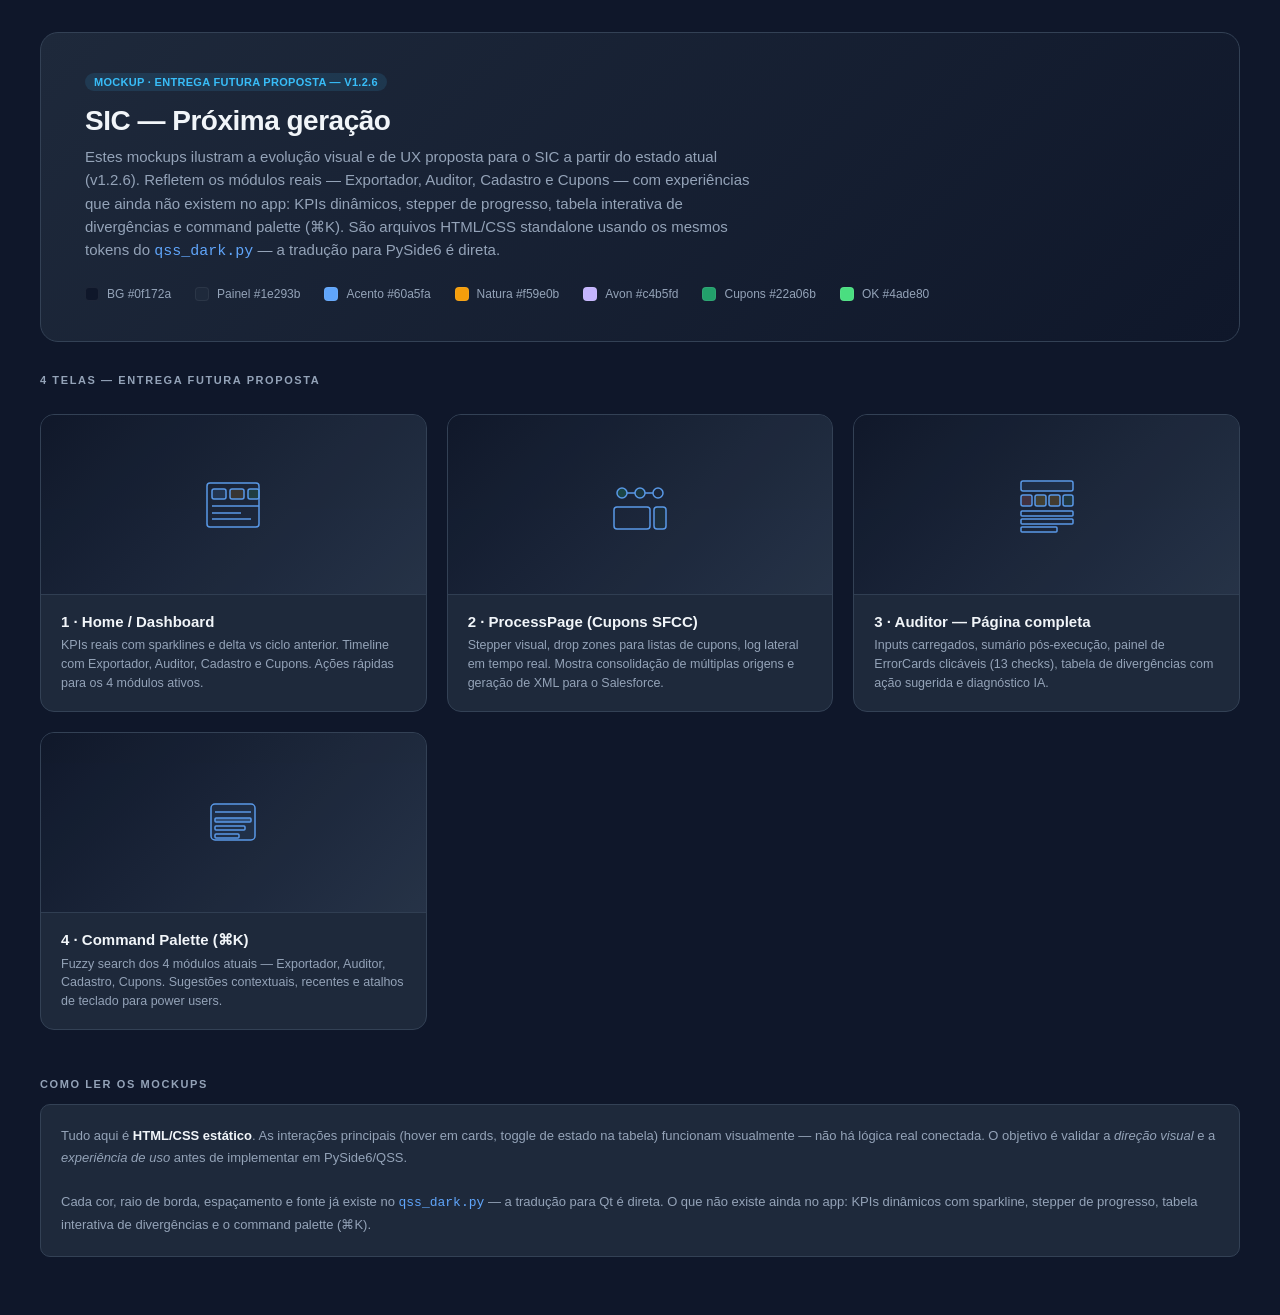
<file: mockups/index.html>
<!doctype html>
<html lang="pt-br">
<head>
  <meta charset="utf-8">
  <title>SIC — Mockups do Redesign</title>
  <link rel="stylesheet" href="_shared.css">
  <style>
    .grid {
      display: grid;
      grid-template-columns: repeat(auto-fit, minmax(320px, 1fr));
      gap: 20px;
      margin-top: 28px;
    }
    .mock-card {
      display: block;
      background: var(--panel);
      border: 1px solid var(--border);
      border-radius: var(--r-lg);
      overflow: hidden;
      text-decoration: none;
      color: inherit;
      transition: all .2s;
    }
    .mock-card:hover {
      border-color: var(--accent);
      transform: translateY(-2px);
      text-decoration: none;
      box-shadow: var(--shadow-md);
    }
    .mock-thumb {
      height: 180px;
      background: linear-gradient(135deg, var(--bg), var(--panel-2));
      border-bottom: 1px solid var(--border);
      position: relative;
      display: flex;
      align-items: center;
      justify-content: center;
      font-size: 48px;
      color: var(--accent);
      opacity: .9;
    }
    .mock-thumb svg { width: 64px; height: 64px; }
    .mock-card .body { padding: 18px 20px; }
    .mock-card h3 {
      margin: 0 0 6px;
      font-size: 15px;
      font-weight: 600;
    }
    .mock-card p {
      margin: 0;
      color: var(--text-mut);
      font-size: 12.5px;
      line-height: 1.5;
    }
    .hero {
      background: linear-gradient(135deg, var(--panel) 0%, var(--bg) 100%);
      border: 1px solid var(--border);
      border-radius: var(--r-xl);
      padding: 40px 44px;
      margin-bottom: 12px;
    }
    .hero h1 {
      margin: 0 0 8px;
      font-size: 28px;
      font-weight: 800;
      letter-spacing: -.5px;
    }
    .hero p {
      margin: 0;
      font-size: 15px;
      color: var(--text-mut);
      max-width: 680px;
      line-height: 1.55;
    }
    .legend {
      display: flex;
      gap: 24px;
      flex-wrap: wrap;
      margin-top: 24px;
    }
    .legend-item { display: flex; align-items: center; gap: 8px; font-size: 12px; color: var(--text-mut); }
    .swatch { width: 14px; height: 14px; border-radius: 4px; border: 1px solid rgba(255,255,255,.06); }
  </style>
</head>
<body>

<div class="page">
  <div class="hero">
    <span class="pill info">Mockup · Entrega futura proposta — v1.2.6</span>
    <h1 style="margin-top:14px">SIC — Próxima geração</h1>
    <p>Estes mockups ilustram a evolução visual e de UX proposta para o SIC a partir do estado atual (v1.2.6). Refletem os módulos reais — Exportador, Auditor, Cadastro e Cupons — com experiências que ainda não existem no app: KPIs dinâmicos, stepper de progresso, tabela interativa de divergências e command palette (⌘K). São arquivos HTML/CSS standalone usando os mesmos tokens do <code style="color:var(--accent)">qss_dark.py</code> — a tradução para PySide6 é direta.</p>

    <div class="legend">
      <div class="legend-item"><div class="swatch" style="background:#0f172a"></div>BG #0f172a</div>
      <div class="legend-item"><div class="swatch" style="background:#1e293b"></div>Painel #1e293b</div>
      <div class="legend-item"><div class="swatch" style="background:#60a5fa"></div>Acento #60a5fa</div>
      <div class="legend-item"><div class="swatch" style="background:#f59e0b"></div>Natura #f59e0b</div>
      <div class="legend-item"><div class="swatch" style="background:#c4b5fd"></div>Avon #c4b5fd</div>
      <div class="legend-item"><div class="swatch" style="background:#22a06b"></div>Cupons #22a06b</div>
      <div class="legend-item"><div class="swatch" style="background:#4ade80"></div>OK #4ade80</div>
    </div>
  </div>

  <div class="section-title"><h3>4 telas — entrega futura proposta</h3></div>

  <div class="grid">

    <a class="mock-card" href="01_home_redesign.html">
      <div class="mock-thumb">
        <svg viewBox="0 0 64 64" fill="none" stroke="currentColor" stroke-width="1.5">
          <rect x="6" y="10" width="52" height="44" rx="3"/>
          <rect x="11" y="16" width="14" height="10" rx="2" fill="rgba(96,165,250,.15)"/>
          <rect x="29" y="16" width="14" height="10" rx="2" fill="rgba(245,158,11,.15)"/>
          <rect x="47" y="16" width="11" height="10" rx="2" fill="rgba(74,222,128,.15)"/>
          <line x1="11" y1="33" x2="58" y2="33"/>
          <line x1="11" y1="40" x2="40" y2="40"/>
          <line x1="11" y1="46" x2="50" y2="46"/>
        </svg>
      </div>
      <div class="body">
        <h3>1 · Home / Dashboard</h3>
        <p>KPIs reais com sparklines e delta vs ciclo anterior. Timeline com Exportador, Auditor, Cadastro e Cupons. Ações rápidas para os 4 módulos ativos.</p>
      </div>
    </a>

    <a class="mock-card" href="02_process_page.html">
      <div class="mock-thumb">
        <svg viewBox="0 0 64 64" fill="none" stroke="currentColor" stroke-width="1.5">
          <circle cx="14" cy="20" r="5" fill="rgba(34,160,107,.3)"/>
          <circle cx="32" cy="20" r="5" fill="rgba(34,160,107,.15)"/>
          <circle cx="50" cy="20" r="5"/>
          <line x1="19" y1="20" x2="27" y2="20"/>
          <line x1="37" y1="20" x2="45" y2="20"/>
          <rect x="6" y="34" width="36" height="22" rx="3"/>
          <rect x="46" y="34" width="12" height="22" rx="3" fill="rgba(34,160,107,.08)"/>
        </svg>
      </div>
      <div class="body">
        <h3>2 · ProcessPage (Cupons SFCC)</h3>
        <p>Stepper visual, drop zones para listas de cupons, log lateral em tempo real. Mostra consolidação de múltiplas origens e geração de XML para o Salesforce.</p>
      </div>
    </a>

    <a class="mock-card" href="03_auditor_full.html">
      <div class="mock-thumb">
        <svg viewBox="0 0 64 64" fill="none" stroke="currentColor" stroke-width="1.5">
          <rect x="6" y="8"  width="52" height="10" rx="2" fill="rgba(96,165,250,.08)"/>
          <rect x="6" y="22" width="11" height="11" rx="2" fill="rgba(248,113,113,.2)"/>
          <rect x="20" y="22" width="11" height="11" rx="2" fill="rgba(251,191,36,.2)"/>
          <rect x="34" y="22" width="11" height="11" rx="2" fill="rgba(245,158,11,.2)"/>
          <rect x="48" y="22" width="10" height="11" rx="2" fill="rgba(74,222,128,.1)"/>
          <rect x="6" y="38" width="52" height="5" rx="1"/>
          <rect x="6" y="46" width="52" height="5" rx="1"/>
          <rect x="6" y="54" width="36" height="5" rx="1"/>
        </svg>
      </div>
      <div class="body">
        <h3>3 · Auditor — Página completa</h3>
        <p>Inputs carregados, sumário pós-execução, painel de ErrorCards clicáveis (13 checks), tabela de divergências com ação sugerida e diagnóstico IA.</p>
      </div>
    </a>

    <a class="mock-card" href="04_command_palette.html">
      <div class="mock-thumb">
        <svg viewBox="0 0 64 64" fill="none" stroke="currentColor" stroke-width="1.5">
          <rect x="10" y="14" width="44" height="36" rx="4" fill="rgba(96,165,250,.08)"/>
          <line x1="14" y1="22" x2="50" y2="22"/>
          <rect x="14" y="28" width="36" height="4" rx="1" fill="rgba(96,165,250,.3)"/>
          <rect x="14" y="36" width="30" height="4" rx="1"/>
          <rect x="14" y="44" width="24" height="4" rx="1"/>
        </svg>
      </div>
      <div class="body">
        <h3>4 · Command Palette (⌘K)</h3>
        <p>Fuzzy search dos 4 módulos atuais — Exportador, Auditor, Cadastro, Cupons. Sugestões contextuais, recentes e atalhos de teclado para power users.</p>
      </div>
    </a>

  </div>

  <div class="section-title" style="margin-top:48px"><h3>Como ler os mockups</h3></div>
  <div class="card flat">
    <p style="margin:0;line-height:1.7;color:var(--text-mut)">
      Tudo aqui é <strong style="color:var(--text)">HTML/CSS estático</strong>. As interações principais (hover em cards, toggle de estado na tabela) funcionam visualmente — não há lógica real conectada. O objetivo é validar a <em>direção visual</em> e a <em>experiência de uso</em> antes de implementar em PySide6/QSS.
      <br><br>
      Cada cor, raio de borda, espaçamento e fonte já existe no <code style="color:var(--accent)">qss_dark.py</code> — a tradução para Qt é direta. O que não existe ainda no app: KPIs dinâmicos com sparkline, stepper de progresso, tabela interativa de divergências e o command palette (⌘K).
    </p>
  </div>
</div>

</body>
</html>
</file>
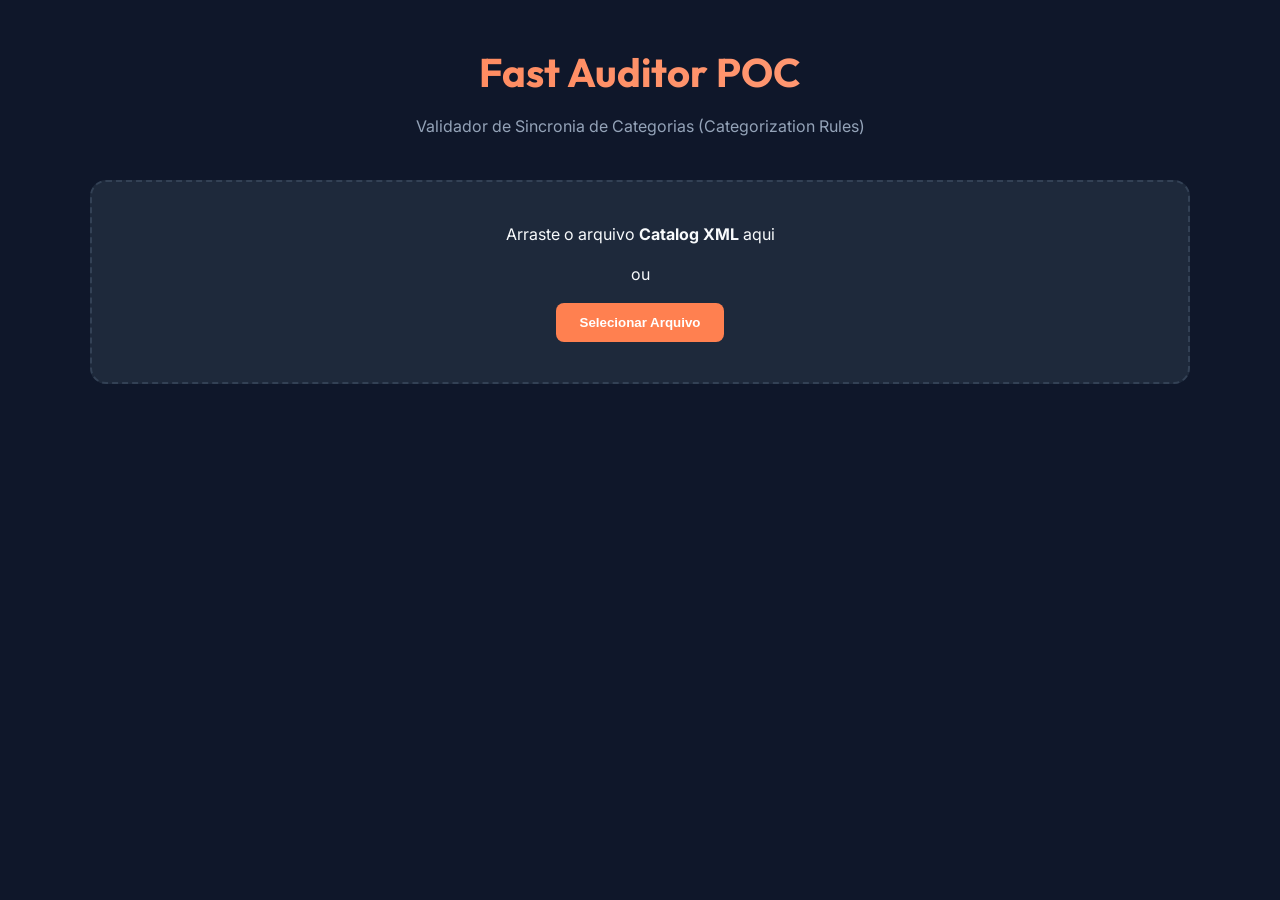
<file: auditor_fast_check.html>
<!DOCTYPE html>
<html lang="pt-br">
<head>
    <meta charset="UTF-8">
    <meta name="viewport" content="width=device-width, initial-scale=1.0">
    <title>SIC | Auditor de Sincronia de Categorias</title>
    <link href="https://fonts.googleapis.com/css2?family=Inter:wght@300;400;600;700&family=Outfit:wght@400;700&display=swap" rel="stylesheet">
    <style>
        :root {
            --primary: #FF8050;
            --primary-dark: #E66A3D;
            --bg: #0F172A;
            --card-bg: #1E293B;
            --text: #F8FAFC;
            --text-muted: #94A3B8;
            --success: #10B981;
            --danger: #EF4444;
            --border: #334155;
        }

        * { box-sizing: border-box; margin: 0; padding: 0; }
        body {
            font-family: 'Inter', sans-serif;
            background-color: var(--bg);
            color: var(--text);
            line-height: 1.6;
            padding: 40px 20px;
        }

        .container { max-width: 1100px; margin: 0 auto; }
        header { text-align: center; margin-bottom: 40px; }
        h1 {
            font-family: 'Outfit', sans-serif;
            font-size: 2.5rem;
            margin-bottom: 10px;
            background: linear-gradient(90deg, var(--primary), #FFA382);
            -webkit-background-clip: text;
            -webkit-text-fill-color: transparent;
        }

        .upload-card {
            background-color: var(--card-bg);
            border: 2px dashed var(--border);
            border-radius: 16px;
            padding: 40px;
            text-align: center;
            transition: all 0.3s ease;
            cursor: pointer;
            margin-bottom: 30px;
        }

        .upload-card:hover { border-color: var(--primary); background-color: rgba(255, 128, 80, 0.05); }
        .upload-card.dragover { border-color: var(--primary); background-color: rgba(255, 128, 80, 0.1); transform: scale(1.01); }

        .btn-primary {
            background-color: var(--primary);
            color: white;
            border: none;
            padding: 12px 24px;
            border-radius: 8px;
            font-weight: 600;
            cursor: pointer;
            transition: background 0.2s;
        }

        .results-section { display: none; }
        .stats-grid { display: flex; gap: 20px; margin-bottom: 20px; }
        .stat-card {
            background-color: var(--card-bg);
            padding: 15px 25px;
            border-radius: 12px;
            border: 1px solid var(--border);
            flex-grow: 1;
        }
        .stat-value { font-size: 24px; font-weight: 700; display: block; }
        .stat-label { font-size: 11px; text-transform: uppercase; color: var(--text-muted); }

        table {
            width: 100%;
            border-collapse: collapse;
            background-color: var(--card-bg);
            border-radius: 12px;
            overflow: hidden;
            border: 1px solid var(--border);
        }
        th { background-color: rgba(255, 255, 255, 0.05); text-align: left; padding: 15px; font-size: 12px; color: var(--text-muted); }
        td { padding: 15px; border-bottom: 1px solid var(--border); font-size: 13px; vertical-align: top; }
        
        .status-pill { padding: 4px 10px; border-radius: 20px; font-size: 11px; font-weight: 700; }
        .status-ok { background-color: rgba(16, 185, 129, 0.15); color: var(--success); }
        .status-error { background-color: rgba(239, 68, 68, 0.15); color: var(--danger); }

        .diff-list { font-family: monospace; font-size: 11px; margin-top: 10px; color: var(--text-muted); }
        .sku-tag { color: var(--danger); display: inline-block; margin-right: 5px; }

        #debugLog { font-family: monospace; font-size: 10px; color: #64748b; margin-top: 20px; padding: 10px; background: #000; border-radius: 8px; max-height: 150px; overflow-y: auto; }
        
        .loader {
            display: none; width: 40px; height: 40px; border: 4px solid rgba(255,255,255,0.1);
            border-top: 4px solid var(--primary); border-radius: 50%; animation: spin 1s linear infinite; margin: 20px auto;
        }
        @keyframes spin { 0% { transform: rotate(0deg); } 100% { transform: rotate(360deg); } }
    </style>
</head>
<body>

<div class="container">
    <header>
        <h1>Fast Auditor POC</h1>
        <p style="color:var(--text-muted)">Validador de Sincronia de Categorias (Categorization Rules)</p>
    </header>

    <div class="upload-card" id="dropZone">
        <p>Arraste o arquivo <strong>Catalog XML</strong> aqui</p>
        <div style="margin: 15px 0;">ou</div>
        <input type="file" id="fileInput" accept=".xml" style="display:none">
        <button class="btn-primary" onclick="document.getElementById('fileInput').click()">Selecionar Arquivo</button>
    </div>

    <div class="loader" id="loader"></div>

    <div class="results-section" id="resultsSection">
        <div style="display: flex; justify-content: space-between; align-items: center; margin-bottom: 20px;">
            <div class="stats-grid">
                <div class="stat-card">
                    <span class="stat-value" id="totalCats">0</span>
                    <span class="stat-label">Categorias com Regras</span>
                </div>
                <div class="stat-card">
                    <span class="stat-value" id="totalErrors" style="color: var(--danger);">0</span>
                    <span class="stat-label">Divergências</span>
                </div>
            </div>
            <button class="btn-primary" id="exportBtn" style="background-color: var(--success);">📥 Baixar Excel (CSV)</button>
        </div>

        <table>
            <thead>
                <tr>
                    <th width="30%">Categoria Filha</th>
                    <th width="30%">Origem (Mães)</th>
                    <th width="15%">Status</th>
                    <th width="25%">Divergência de SKUs</th>
                </tr>
            </thead>
            <tbody id="resultsTable"></tbody>
        </table>

        <div id="debugLog"></div>
    </div>
</div>

<script>
    const dropZone = document.getElementById('dropZone');
    const fileInput = document.getElementById('fileInput');
    const loader = document.getElementById('loader');
    const resultsSection = document.getElementById('resultsSection');
    const exportBtn = document.getElementById('exportBtn');
    
    let lastResults = [];

    // Drag & Drop
    dropZone.addEventListener('dragover', (e) => { e.preventDefault(); dropZone.classList.add('dragover'); });
    dropZone.addEventListener('dragleave', () => dropZone.classList.remove('dragover'));
    dropZone.addEventListener('drop', (e) => {
        e.preventDefault();
        dropZone.classList.remove('dragover');
        handleFile(e.dataTransfer.files[0]);
    });
    fileInput.addEventListener('change', (e) => handleFile(e.target.files[0]));
    exportBtn.addEventListener('click', exportToCSV);

    function handleFile(file) {
        if (!file) return;
        loader.style.display = 'block';
        resultsSection.style.display = 'none';
        document.getElementById('debugLog').innerHTML = '';
        
        const reader = new FileReader();
        reader.onload = (e) => parseXML(e.target.result);
        reader.readAsText(file);
    }

    function log(msg) {
        document.getElementById('debugLog').innerHTML += `> ${msg}<br>`;
    }

    function parseXML(xmlString) {
        log("Iniciando processamento...");
        const parser = new DOMParser();
        const xmlDoc = parser.parseFromString(xmlString, "text/xml");
        
        // 1. Mapear Associações Diretas (Assignments)
        const catMap = new Map();
        const assignments = Array.from(xmlDoc.querySelectorAll('*')).filter(el => el.localName === 'category-assignment');
        log(`Encontrados ${assignments.length} assignments.`);
        
        for (let asgn of assignments) {
            const sku = asgn.getAttribute('product-id');
            const catId = asgn.getAttribute('category-id');
            if (sku && catId) {
                if (!catMap.has(catId)) catMap.set(catId, new Set());
                catMap.get(catId).add(sku.toUpperCase());
            }
        }

        // 2. Mapear Regras de Categorização (Múltiplas fontes por Categoria Filha)
        const rulesMap = new Map(); // ChildID -> Set(MotherIDs)
        const categories = Array.from(xmlDoc.querySelectorAll('*')).filter(el => el.localName === 'category');
        log(`Analisando ${categories.length} categorias...`);

        for (let cat of categories) {
            const childId = cat.getAttribute('category-id');
            const ruleElements = Array.from(cat.querySelectorAll('*')).filter(el => el.localName === 'categorization-rule');
            
            for (let rule of ruleElements) {
                const conditions = Array.from(rule.querySelectorAll('*')).filter(el => el.localName === 'categorization-condition');
                for (let cond of conditions) {
                    if (cond.getAttribute('attribute-id') === 'CategoryId') {
                        const valEl = Array.from(cond.querySelectorAll('*')).filter(el => el.localName === 'attribute-value')[0];
                        if (valEl) {
                            let val = valEl.textContent.trim();
                            let motherId = val.includes(',') ? val.split(',')[1].trim() : val;
                            
                            if (motherId !== childId) {
                                if (!rulesMap.has(childId)) rulesMap.set(childId, new Set());
                                rulesMap.get(childId).add(motherId);
                            }
                        }
                    }
                }
            }
        }

        calculateDiffs(rulesMap, catMap);
    }

    function calculateDiffs(rulesMap, catMap) {
        lastResults = [];
        let errorCount = 0;

        rulesMap.forEach((motherIds, childId) => {
            const childSkus = catMap.get(childId) || new Set();
            
            // União de todas as origens
            const unionMotherSkus = new Set();
            motherIds.forEach(mId => {
                const mSkus = catMap.get(mId) || new Set();
                mSkus.forEach(s => unionMotherSkus.add(s));
            });

            const onlyInChild = [...childSkus].filter(x => !unionMotherSkus.has(x));
            const onlyInMother = [...unionMotherSkus].filter(x => !childSkus.has(x));
            const diffTotal = onlyInChild.length + onlyInMother.length;
            const isOK = diffTotal === 0;

            if (!isOK) errorCount++;

            lastResults.push({
                childId,
                motherIds: [...motherIds].join(', '),
                status: isOK ? 'OK' : 'ERRO',
                diffTotal,
                onlyInChild,
                onlyInMother,
                childCount: childSkus.size,
                motherCount: unionMotherSkus.size
            });
        });

        renderResults(errorCount);
    }

    function renderResults(errorCount) {
        const tbody = document.getElementById('resultsTable');
        tbody.innerHTML = '';

        lastResults.sort((a,b) => (a.status === 'ERRO' ? -1 : 1)).forEach(res => {
            const row = document.createElement('tr');
            const ok = res.status === 'OK';
            row.innerHTML = `
                <td><strong>${res.childId}</strong><br><small>${res.childCount} SKUs atuais</small></td>
                <td><small>${res.motherIds}</small><br><small>Deveria ter: ${res.motherCount} SKUs</small></td>
                <td><span class="status-pill ${ok ? 'status-ok' : 'status-error'}">${ok ? 'OK' : 'DIVERGENTE'}</span></td>
                <td>
                    ${ok ? '-' : `<strong>${res.diffTotal} divergências</strong>`}
                    ${!ok ? `<div class="diff-list">
                        ${res.onlyInMother.length > 0 ? `<span style="color:#fbbf24">Faltam (${res.onlyInMother.length}):</span> ${res.onlyInMother.slice(0, 5).join(', ')}...` : ''}
                        ${res.onlyInChild.length > 0 ? `<br><span style="color:#f87171">Sobram (${res.onlyInChild.length}):</span> ${res.onlyInChild.slice(0, 5).join(', ')}...` : ''}
                    </div>` : ''}
                </td>
            `;
            tbody.appendChild(row);
        });

        document.getElementById('totalCats').innerText = lastResults.length;
        document.getElementById('totalErrors').innerText = errorCount;
        loader.style.display = 'none';
        resultsSection.style.display = 'block';
        log("Processamento concluído.");
    }

    function exportToCSV() {
        let csv = 'Categoria Filha;Origens;Status;Diferenca;SKUs Faltantes;SKUs Sobrando\n';
        lastResults.forEach(r => {
            csv += `${r.childId};${r.motherIds};${r.status};${r.diffTotal};${r.onlyInMother.join('|')};${r.onlyInChild.join('|')}\n`;
        });
        const blob = new Blob(["\ufeff" + csv], { type: 'text/csv;charset=utf-8;' });
        const url = URL.createObjectURL(blob);
        const link = document.createElement("a");
        link.href = url;
        link.download = "auditoria_categorias.csv";
        link.click();
    }
</script>

</body>
</html>
</file>
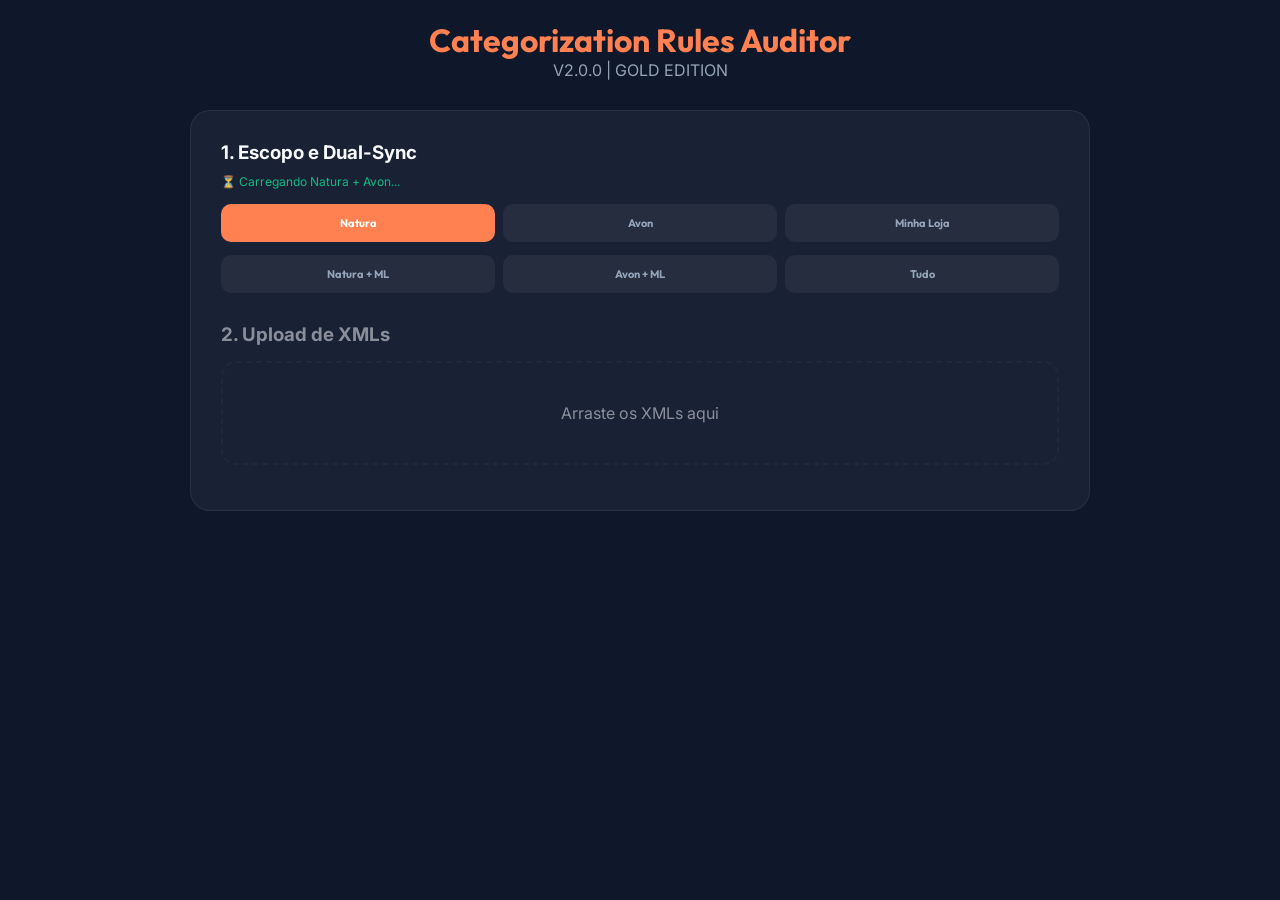
<file: AppScript/Upload.html>
<!DOCTYPE html>
<html lang="pt-br">
<head>
    <meta charset="UTF-8">
    <title>Categorization Rules Auditor</title>
    <link href="https://fonts.googleapis.com/css2?family=Inter:wght@300;400;600;700&family=Outfit:wght@400;700&display=swap" rel="stylesheet">
    <style>
        :root {
            --primary: #FF8050;
            --primary-dark: #E66A3D;
            --bg: #0F172A;
            --card-bg: rgba(30, 41, 59, 0.7);
            --text: #F8FAFC;
            --text-muted: #94A3B8;
            --success: #10B981;
            --danger: #EF4444;
            --border: rgba(51, 65, 85, 0.5);
        }

        * { box-sizing: border-box; margin: 0; padding: 0; }
        body { font-family: 'Inter', sans-serif; background-color: var(--bg); color: var(--text); padding: 20px; }
        .container { max-width: 900px; margin: 0 auto; }
        header { text-align: center; margin-bottom: 30px; }
        h1 { font-family: 'Outfit'; font-size: 2rem; color: var(--primary); }
        .card { background: var(--card-bg); border: 1px solid var(--border); border-radius: 20px; padding: 30px; margin-bottom: 20px; }
        .upload-zone { border: 2px dashed var(--border); border-radius: 15px; padding: 40px; text-align: center; cursor: pointer; transition: 0.3s; }
        .upload-zone:hover { border-color: var(--primary); background: rgba(255, 128, 80, 0.05); }
        .btn { padding: 12px 24px; border-radius: 10px; font-weight: 700; cursor: pointer; border: none; font-family: 'Outfit'; transition: 0.2s; }
        .btn-scope { background: rgba(255,255,255,0.05); color: var(--text-muted); font-size: 11px; margin-bottom: 5px; }
        .btn-scope.active { background: var(--primary); color: white; border-color: var(--primary); }
        #logWindow { background: rgba(0,0,0,0.3); border-radius: 10px; padding: 15px; font-family: monospace; font-size: 11px; color: #94A3B8; height: 120px; overflow-y: auto; margin-top: 15px; border: 1px solid var(--border); }
        .progress-bar { height: 6px; background: rgba(255,255,255,0.05); border-radius: 10px; overflow: hidden; margin: 15px 0; }
        .progress-fill { height: 100%; background: var(--primary); width: 0%; transition: width 0.3s; }
        table { width: 100%; border-collapse: collapse; margin-top: 20px; font-size: 12px; }
        th { text-align: left; padding: 10px; color: var(--text-muted); border-bottom: 1px solid var(--border); }
        td { padding: 10px; border-bottom: 1px solid var(--border); }
        .pill { padding: 3px 7px; border-radius: 50px; font-size: 9px; font-weight: 700; background: rgba(255,255,255,0.1); color: var(--text-muted); }
    </style>
</head>
<body>

<div class="container">
    <header>
        <h1>Categorization Rules Auditor</h1>
        <p style="color: var(--text-muted);">V2.0.0 | GOLD EDITION</p>
    </header>

    <div class="card">
        <div id="step1">
            <h3 style="margin-bottom: 10px;">1. Escopo e Dual-Sync</h3>
            <div id="loadStatus" style="font-size: 12px; margin-bottom: 15px; color: var(--success);">⏳ Carregando Natura + Avon...</div>
            
            <div style="display: grid; grid-template-columns: repeat(3, 1fr); gap: 8px;">
                <button class="btn btn-scope active" onclick="setScope('NATURA', this)">Natura</button>
                <button class="btn btn-scope" onclick="setScope('AVON', this)">Avon</button>
                <button class="btn btn-scope" onclick="setScope('ML', this)">Minha Loja</button>
                <button class="btn btn-scope" onclick="setScope('NATURA_ML', this)">Natura + ML</button>
                <button class="btn btn-scope" onclick="setScope('AVON_ML', this)">Avon + ML</button>
                <button class="btn btn-scope" onclick="setScope('ALL', this)">Tudo</button>
            </div>
        </div>

        <div id="step2" style="margin-top: 25px; opacity: 0.5; pointer-events: none;">
            <h3 style="margin-bottom: 15px;">2. Upload de XMLs</h3>
            <div class="upload-zone" onclick="document.getElementById('fileInput').click()">
                <p>Arraste os XMLs aqui</p>
                <input type="file" id="fileInput" accept=".xml" multiple style="display: none" onchange="handleFiles(this.files)">
            </div>
            <div id="loadedCatalogs" style="display: flex; gap: 8px; margin-top: 15px; flex-wrap: wrap;"></div>
        </div>

        <div id="statusArea" style="display: none; margin-top: 20px;">
            <div style="display: flex; justify-content: space-between; font-size: 11px;">
                <span id="statusText">Aguardando...</span>
                <span id="percentText">0%</span>
            </div>
            <div class="progress-bar"><div class="progress-fill" id="progressFill"></div></div>
            <div id="logWindow"></div>
        </div>
    </div>

    <div id="resultsArea" style="display: none;" class="card">
        <div style="display: flex; justify-content: space-between; align-items: center; margin-bottom: 15px;">
            <h3>Divergências Encontradas</h3>
            <button class="btn" style="background: var(--success); color: white; font-size: 12px;" onclick="sendToSheet()">🚀 Gerar Relatório</button>
        </div>
        <table>
            <thead>
                <tr>
                    <th>Catálogo / ID</th>
                    <th>Origem (Mãe)</th>
                    <th>Diferença</th>
                </tr>
            </thead>
            <tbody id="resultsTable"></tbody>
        </table>
    </div>
</div>

<script>
    let targetIds = { natura: new Set(), avon: new Set() };
    let currentScope = 'NATURA';
    let catalogs = {}; 
    let auditData = [];

    const BRAND_MAP = {
        'natura-br-storefront-catalog': 'Natura',
        'avon-br-storefront-catalog': 'Avon',
        'cb-br-storefront-catalog': 'Minha Loja'
    };

    window.onload = function() { autoLoadIds(); };

    function autoLoadIds() {
        google.script.run
            .withSuccessHandler((result) => {
                targetIds.natura = new Set(result.natura);
                targetIds.avon = new Set(result.avon);
                const total = targetIds.natura.size + targetIds.avon.size;
                document.getElementById('loadStatus').innerHTML = `✅ ${result.name} | Natura (${targetIds.natura.size}) Avon (${targetIds.avon.size})`;
                document.getElementById('step2').style.opacity = '1';
                document.getElementById('step2').style.pointerEvents = 'all';
                addLog(`Sincronizado: ${total} IDs carregados das duas planilhas.`, '#10b981');
            })
            .withFailureHandler(err => addLog("Erro no Dual-Sync: " + err, "#ef4444"))
            .getIdsFromSheet();
    }

    function setScope(scope, btn) {
        currentScope = scope;
        document.querySelectorAll('.btn-scope').forEach(b => b.classList.remove('active'));
        btn.classList.add('active');
        if (Object.keys(catalogs).length > 0) processFullAudit();
    }

    function addLog(msg, color = 'inherit') {
        const win = document.getElementById('logWindow');
        const now = new Date().toLocaleTimeString();
        win.innerHTML += `<div style="color: ${color}">[${now}] ${msg}</div>`;
        win.scrollTop = win.scrollHeight;
    }

    function updateProgress(p, text) {
        document.getElementById('progressFill').style.width = p + '%';
        document.getElementById('percentText').innerText = p + '%';
        document.getElementById('statusText').innerText = text;
    }

    async function handleFiles(files) {
        if (!files.length) return;
        document.getElementById('statusArea').style.display = 'block';
        catalogs = {};
        document.getElementById('loadedCatalogs').innerHTML = '';
        for (let i = 0; i < files.length; i++) {
            await readFile(files[i]);
        }
        processFullAudit();
    }

    function readFile(file) {
        return new Promise((resolve) => {
            const reader = new FileReader();
            reader.onload = (e) => {
                const parser = new DOMParser();
                const xmlDoc = parser.parseFromString(e.target.result, "text/xml");
                const catalogId = xmlDoc.documentElement.getAttribute('catalog-id') || 'unknown';
                const skusMap = new Map();
                xmlDoc.querySelectorAll('category-assignment').forEach(a => {
                    const cId = a.getAttribute('category-id');
                    const pId = a.getAttribute('product-id');
                    if (!skusMap.has(cId)) skusMap.set(cId, new Set());
                    skusMap.get(cId).add(pId.toUpperCase());
                });
                catalogs[catalogId] = { elements: Array.from(xmlDoc.querySelectorAll('category')), skus: skusMap };
                const brand = BRAND_MAP[catalogId] || catalogId;
                addLog(`Catálogo [${brand}] carregado.`, '#10b981');
                const badge = document.createElement('span');
                badge.className = 'pill';
                badge.innerText = `📦 ${brand}`;
                document.getElementById('loadedCatalogs').appendChild(badge);
                resolve();
            };
            reader.readAsText(file);
        });
    }

    function processFullAudit() {
        updateProgress(50, "Cruzando dados...");
        auditData = [];
        const techNatura = 'natura-br-storefront-catalog';
        const techAvon = 'avon-br-storefront-catalog';
        const techML = 'cb-br-storefront-catalog';

        Object.keys(catalogs).forEach(catId => {
            let skip = false;
            if (currentScope === 'NATURA' && catId !== techNatura) skip = true;
            if (currentScope === 'AVON' && catId !== techAvon) skip = true;
            if (currentScope === 'ML' && catId !== techML) skip = true;
            if (currentScope === 'NATURA_ML' && catId !== techNatura && catId !== techML) skip = true;
            if (currentScope === 'AVON_ML' && catId !== techAvon && catId !== techML) skip = true;
            if (skip) return;

            catalogs[catId].elements.forEach(cat => {
                const childId = cat.getAttribute('category-id');
                const isNatura = catId === techNatura;
                const isAvon = catId === techAvon;
                const isML = catId === techML;

                // Isolamento de ID por Marca
                let isTarget = false;
                if (isNatura) isTarget = targetIds.natura.has(childId);
                else if (isAvon) isTarget = targetIds.avon.has(childId);
                else if (isML) {
                    if (currentScope.includes('NATURA')) isTarget = targetIds.natura.has(childId);
                    else if (currentScope.includes('AVON')) isTarget = targetIds.avon.has(childId);
                    else isTarget = targetIds.natura.has(childId) || targetIds.avon.has(childId);
                }
                if (!isTarget) return;

                const motherRefs = [];
                cat.querySelectorAll('categorization-rule categorization-condition[attribute-id="CategoryId"]').forEach(c => {
                    const val = c.querySelector('attribute-value')?.textContent || "";
                    if (val) {
                        const parts = val.split(',');
                        motherRefs.push({ catalog: parts.length > 1 ? parts[0].trim() : catId, category: parts.length > 1 ? parts[1].trim() : parts[0].trim() });
                    }
                });

                if (motherRefs.length === 0) return;

                const childSkus = catalogs[catId].skus.get(childId) || new Set();
                const unionMothers = new Set();
                let canValidate = true;

                motherRefs.forEach(ref => {
                    let mCatalog = catalogs[ref.catalog];
                    if (!mCatalog) {
                        const techId = Object.keys(BRAND_MAP).find(k => BRAND_MAP[k].toLowerCase() === ref.catalog.toLowerCase());
                        if (techId) mCatalog = catalogs[techId];
                    }
                    if (mCatalog) {
                        const mSkus = mCatalog.skus.get(ref.category);
                        if (mSkus) mSkus.forEach(s => unionMothers.add(s));
                    } else { canValidate = false; }
                });

                if (!canValidate) return;

                const faltam = [...unionMothers].filter(x => !childSkus.has(x));
                const sobram = [...childSkus].filter(x => !unionMothers.has(x));
                const diff = faltam.length + sobram.length;

                auditData.push([BRAND_MAP[catId] || catId, childId, motherRefs.map(m => m.category).join(', '), diff === 0 ? "OK" : "DIVERGENTE", childSkus.size, unionMothers.size, diff, faltam.slice(0, 50).join(','), sobram.slice(0, 50).join(',')]);
            });
        });

        renderTable();
        updateProgress(100, "✅ Auditoria Concluída!");
    }

    function renderTable() {
        const tbody = document.getElementById('resultsTable');
        tbody.innerHTML = '';
        const errors = auditData.filter(r => r[3] !== "OK");
        if (errors.length === 0) {
            tbody.innerHTML = '<tr><td colspan="3" style="text-align: center; padding: 20px;">✨ Nenhuma divergência encontrada.</td></tr>';
        } else {
            errors.forEach(row => {
                const tr = document.createElement('tr');
                const fList = row[7] ? row[7].split(',').filter(x=>x) : [];
                const sList = row[8] ? row[8].split(',').filter(x=>x) : [];
                tr.innerHTML = `<td><span class="pill">${row[0]}</span><br><b>${row[1]}</b></td><td><small>${row[2]}</small></td><td><div style="color:var(--danger)"><b>Diff: ${row[6]}</b><br>+${fList.length} / -${sList.length}</div></td>`;
                tbody.appendChild(tr);
            });
        }
        document.getElementById('resultsArea').style.display = 'block';
    }

    function sendToSheet() {
        addLog("Enviando resultados...");
        google.script.run.withSuccessHandler(m => addLog(`✅ ${m}`, '#10b981')).saveAuditResults(auditData);
    }
</script>
</body>
</html>
</file>
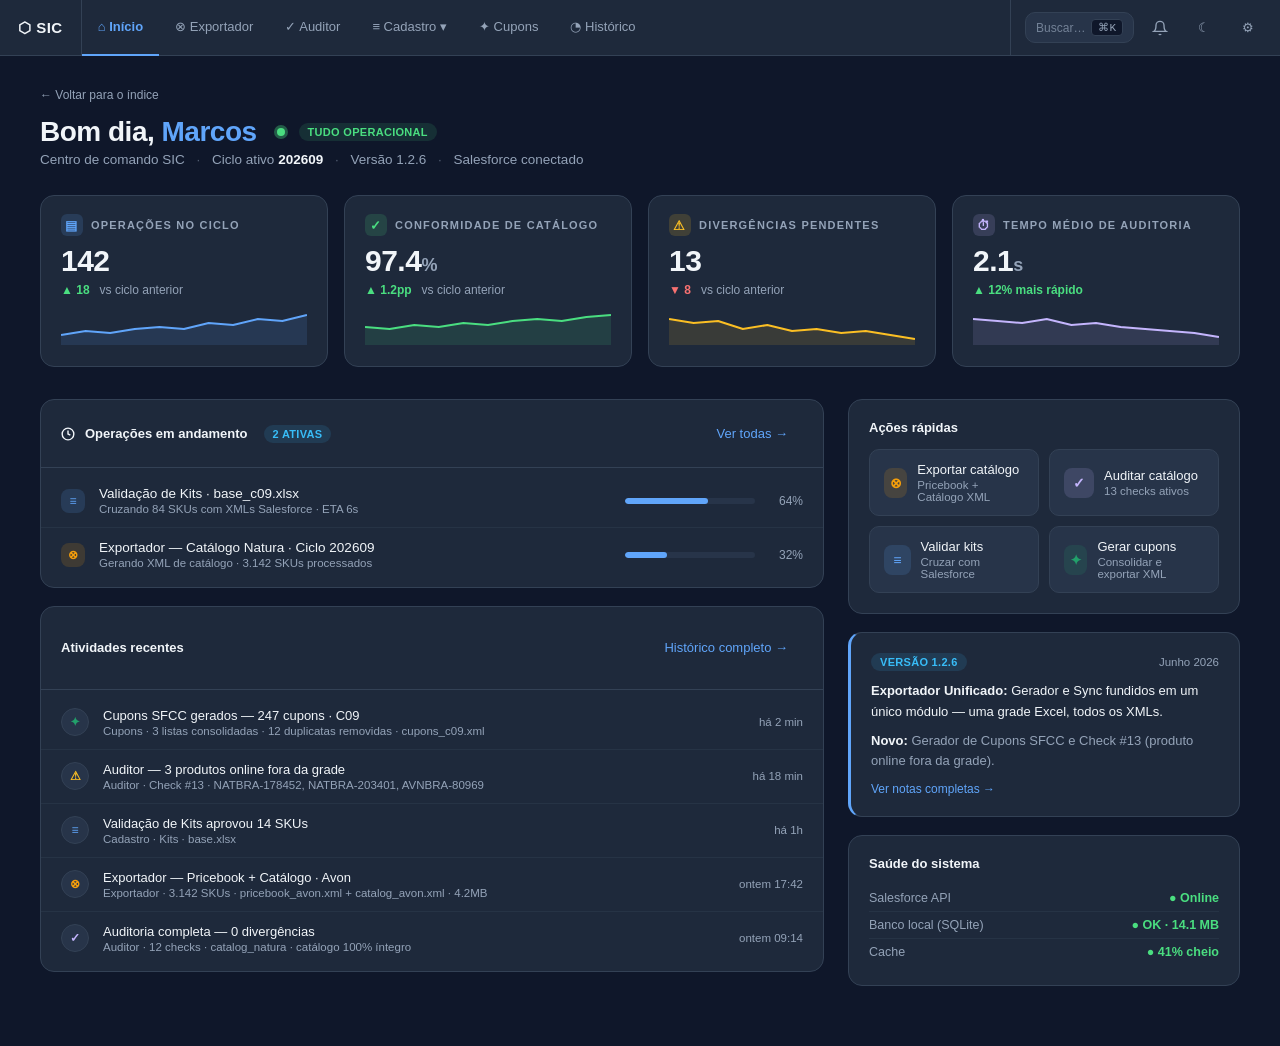
<file: mockups/01_home_redesign.html>
<!doctype html>
<html lang="pt-br">
<head>
  <meta charset="utf-8">
  <title>SIC — Home Redesign</title>
  <link rel="stylesheet" href="_shared.css">
  <style>
    .crumbs { font-size: 12px; color: var(--text-mut); margin-bottom: 14px; }
    .crumbs a { color: var(--text-mut); }

    .greeting {
      display: flex; align-items: center; gap: 14px;
      margin-bottom: 4px;
    }
    .greeting h1 {
      font-size: 28px;
      font-weight: 800;
      letter-spacing: -.5px;
      margin: 0;
    }
    .greeting .name { color: var(--accent); }
    .sub-header { color: var(--text-mut); font-size: 13.5px; margin: 4px 0 28px; }
    .sub-header .dot { margin: 0 8px; opacity: .5; }

    /* ── KPI grid ─────────────────────────────────────────── */
    .kpi-grid {
      display: grid;
      grid-template-columns: repeat(4, 1fr);
      gap: 16px;
      margin-bottom: 32px;
    }
    .kpi {
      background: var(--panel);
      border: 1px solid var(--border);
      border-radius: var(--r-lg);
      padding: 18px 20px;
      position: relative;
      overflow: hidden;
    }
    .kpi:hover { border-color: var(--border-2); }
    .kpi .label {
      font-size: 11px;
      letter-spacing: 1.2px;
      font-weight: 600;
      color: var(--text-mut);
      text-transform: uppercase;
      display: flex;
      align-items: center;
      gap: 8px;
    }
    .kpi .icon {
      width: 22px; height: 22px;
      border-radius: 6px;
      display: inline-flex;
      align-items: center;
      justify-content: center;
      font-size: 13px;
    }
    .kpi .value {
      font-size: 30px;
      font-weight: 700;
      letter-spacing: -.5px;
      margin: 8px 0 4px;
    }
    .kpi .delta {
      font-size: 12px;
      font-weight: 600;
      display: inline-flex;
      gap: 4px;
      align-items: center;
    }
    .kpi .delta.up   { color: var(--success); }
    .kpi .delta.down { color: var(--danger); }
    .kpi .delta.flat { color: var(--text-mut); }
    .kpi .delta-meta { color: var(--text-mut); font-weight: 400; margin-left: 6px; }
    .kpi .spark { margin-top: 14px; }

    /* ── Two-col layout ────────────────────────────────────── */
    .layout-2col {
      display: grid;
      grid-template-columns: 2fr 1fr;
      gap: 24px;
      margin-top: 8px;
    }

    /* ── Operations in progress ───────────────────────────── */
    .ops-card { padding: 0; }
    .ops-card .header {
      padding: 16px 20px;
      border-bottom: 1px solid var(--border);
      display: flex; align-items: center; justify-content: space-between;
    }
    .ops-card h4 {
      margin: 0;
      font-size: 13px;
      font-weight: 600;
      display: flex;
      align-items: center;
      gap: 10px;
    }
    .ops-list { padding: 6px 0; }
    .op-row {
      padding: 12px 20px;
      display: grid;
      grid-template-columns: 24px 1fr auto auto;
      gap: 14px;
      align-items: center;
      border-bottom: 1px solid rgba(51, 65, 85, .4);
    }
    .op-row:last-child { border-bottom: 0; }
    .op-row .icon-circle {
      width: 24px; height: 24px;
      border-radius: 8px;
      display: flex; align-items: center; justify-content: center;
      font-size: 12px;
      font-weight: 700;
    }
    .op-row .title { font-size: 13.5px; font-weight: 500; }
    .op-row .meta { font-size: 11.5px; color: var(--text-mut); margin-top: 2px; }

    .progress {
      width: 130px;
      height: 6px;
      background: var(--panel-2);
      border-radius: 99px;
      overflow: hidden;
    }
    .progress > span {
      display: block;
      height: 100%;
      background: var(--accent);
      border-radius: 99px;
    }

    /* ── Quick actions ─────────────────────────────────────── */
    .qa-grid {
      display: grid;
      grid-template-columns: repeat(2, 1fr);
      gap: 10px;
    }
    .qa {
      display: flex;
      align-items: center;
      gap: 10px;
      padding: 12px 14px;
      border-radius: var(--r-md);
      background: var(--panel-2);
      border: 1px solid var(--border);
      cursor: pointer;
      transition: all .15s;
    }
    .qa:hover { border-color: var(--accent); background: var(--accent-soft); }
    .qa .icon-circle {
      width: 30px; height: 30px;
      display: flex; align-items: center; justify-content: center;
      border-radius: 8px;
      font-size: 14px;
      font-weight: 700;
    }
    .qa .title { font-size: 13px; font-weight: 500; }
    .qa .desc  { font-size: 11.5px; color: var(--text-mut); margin-top: 2px; }

    /* ── Timeline ─────────────────────────────────────────── */
    .timeline { padding: 0; }
    .timeline .header {
      padding: 16px 20px;
      border-bottom: 1px solid var(--border);
      display: flex; align-items: center; justify-content: space-between;
    }
    .timeline-list { padding: 6px 0; }
    .tl-row {
      padding: 12px 20px;
      display: grid;
      grid-template-columns: 28px 1fr auto;
      gap: 14px;
      align-items: center;
      border-bottom: 1px solid rgba(51, 65, 85, .4);
    }
    .tl-row:last-child { border-bottom: 0; }
    .tl-row .dot {
      width: 28px; height: 28px;
      border-radius: 999px;
      background: var(--panel-2);
      border: 1px solid var(--border);
      display: flex; align-items: center; justify-content: center;
      font-size: 12px; font-weight: 700;
    }
    .tl-row .title { font-size: 13px; font-weight: 500; }
    .tl-row .meta  { font-size: 11.5px; color: var(--text-mut); margin-top: 2px; }
    .tl-row .when { font-size: 11.5px; color: var(--text-mut); }

    /* Module color accents */
    .clr-exportador { background: rgba(245,158,11,.15); color: var(--natura); }
    .clr-auditor    { background: rgba(196,181,253,.15); color: var(--avon); }
    .clr-cadastro   { background: rgba(96,165,250,.15);  color: var(--accent); }
    .clr-cupons     { background: rgba(34,160,107,.15);  color: #22a06b; }
    .clr-success    { background: rgba(74,222,128,.15);  color: var(--success); }
    .clr-warn       { background: rgba(251,191,36,.15);  color: var(--warning); }
  </style>
</head>
<body>

<!-- Top nav (compartilhado) -->
<nav class="topnav">
  <div class="logo">⬡ SIC</div>
  <div class="tabs">
    <div class="tab active">⌂ Início</div>
    <div class="tab">⊗ Exportador</div>
    <div class="tab">✓ Auditor</div>
    <div class="tab">≡ Cadastro ▾</div>
    <div class="tab">✦ Cupons</div>
    <div class="tab">◔ Histórico</div>
  </div>
  <div class="right">
    <div class="kbd-hint" title="Abrir command palette">
      <span style="opacity:.7">Buscar…</span>
      <span class="kbd">⌘K</span>
    </div>
    <button class="icon-btn" title="Notificações">
      <svg width="16" height="16" viewBox="0 0 24 24" fill="none" stroke="currentColor" stroke-width="2"><path d="M18 8a6 6 0 1 0-12 0c0 7-3 9-3 9h18s-3-2-3-9"/><path d="M13.73 21a2 2 0 0 1-3.46 0"/></svg>
    </button>
    <button class="icon-btn" title="Tema">☾</button>
    <button class="icon-btn" title="Configurações">⚙</button>
  </div>
</nav>

<div class="page">

  <div class="crumbs"><a href="index.html">← Voltar para o índice</a></div>

  <!-- Greeting + status -->
  <div class="greeting">
    <h1>Bom dia, <span class="name">Marcos</span></h1>
    <span class="pulse-dot" style="margin-left:6px"></span>
    <span class="pill success">Tudo Operacional</span>
  </div>
  <div class="sub-header">
    Centro de comando SIC
    <span class="dot">·</span>
    Ciclo ativo <strong style="color:var(--text)">202609</strong>
    <span class="dot">·</span>
    Versão 1.2.6
    <span class="dot">·</span>
    Salesforce conectado
  </div>

  <!-- KPI grid -->
  <div class="kpi-grid">

    <div class="kpi">
      <div class="label"><span class="icon clr-cadastro">▤</span>Operações no ciclo</div>
      <div class="value">142</div>
      <div class="delta up">▲ 18 <span class="delta-meta">vs ciclo anterior</span></div>
      <svg class="spark" width="100%" height="34" viewBox="0 0 200 34" preserveAspectRatio="none">
        <polyline fill="none" stroke="#60a5fa" stroke-width="2" points="0,24 20,20 40,22 60,18 80,16 100,18 120,12 140,14 160,8 180,10 200,4"/>
        <polyline fill="rgba(96,165,250,.12)" stroke="none" points="0,34 0,24 20,20 40,22 60,18 80,16 100,18 120,12 140,14 160,8 180,10 200,4 200,34"/>
      </svg>
    </div>

    <div class="kpi">
      <div class="label"><span class="icon clr-success">✓</span>Conformidade de Catálogo</div>
      <div class="value">97.4<span style="font-size:18px;color:var(--text-mut)">%</span></div>
      <div class="delta up">▲ 1.2pp <span class="delta-meta">vs ciclo anterior</span></div>
      <svg class="spark" width="100%" height="34" viewBox="0 0 200 34" preserveAspectRatio="none">
        <polyline fill="none" stroke="#4ade80" stroke-width="2" points="0,16 20,18 40,14 60,16 80,12 100,14 120,10 140,8 160,10 180,6 200,4"/>
        <polyline fill="rgba(74,222,128,.12)" stroke="none" points="0,34 0,16 20,18 40,14 60,16 80,12 100,14 120,10 140,8 160,10 180,6 200,4 200,34"/>
      </svg>
    </div>

    <div class="kpi">
      <div class="label"><span class="icon clr-warn">⚠</span>Divergências pendentes</div>
      <div class="value">13</div>
      <div class="delta down">▼ 8 <span class="delta-meta">vs ciclo anterior</span></div>
      <svg class="spark" width="100%" height="34" viewBox="0 0 200 34" preserveAspectRatio="none">
        <polyline fill="none" stroke="#fbbf24" stroke-width="2" points="0,8 20,12 40,10 60,18 80,14 100,20 120,18 140,22 160,20 180,24 200,28"/>
        <polyline fill="rgba(251,191,36,.12)" stroke="none" points="0,34 0,8 20,12 40,10 60,18 80,14 100,20 120,18 140,22 160,20 180,24 200,28 200,34"/>
      </svg>
    </div>

    <div class="kpi">
      <div class="label"><span class="icon clr-auditor">⏱</span>Tempo médio de auditoria</div>
      <div class="value">2.1<span style="font-size:18px;color:var(--text-mut)">s</span></div>
      <div class="delta up">▲ 12% mais rápido</div>
      <svg class="spark" width="100%" height="34" viewBox="0 0 200 34" preserveAspectRatio="none">
        <polyline fill="none" stroke="#c4b5fd" stroke-width="2" points="0,8 20,10 40,12 60,8 80,14 100,12 120,16 140,18 160,20 180,22 200,26"/>
        <polyline fill="rgba(196,181,253,.12)" stroke="none" points="0,34 0,8 20,10 40,12 60,8 80,14 100,12 120,16 140,18 160,20 180,22 200,26 200,34"/>
      </svg>
    </div>

  </div>

  <!-- Two-col layout -->
  <div class="layout-2col">

    <!-- LEFT: ongoing + timeline -->
    <div>
      <!-- Ongoing operations -->
      <div class="card ops-card">
        <div class="header">
          <h4>
            <svg width="14" height="14" viewBox="0 0 24 24" fill="none" stroke="currentColor" stroke-width="2.4"><circle cx="12" cy="12" r="10"/><polyline points="12 6 12 12 16 14"/></svg>
            Operações em andamento
            <span class="pill info" style="margin-left:6px">2 ativas</span>
          </h4>
          <button class="btn ghost">Ver todas →</button>
        </div>
        <div class="ops-list">

          <div class="op-row">
            <div class="icon-circle clr-cadastro">≡</div>
            <div>
              <div class="title">Validação de Kits · base_c09.xlsx</div>
              <div class="meta">Cruzando 84 SKUs com XMLs Salesforce · ETA 6s</div>
            </div>
            <div class="progress"><span style="width:64%"></span></div>
            <div class="muted" style="font-size:12px;width:34px;text-align:right">64%</div>
          </div>

          <div class="op-row">
            <div class="icon-circle clr-exportador">⊗</div>
            <div>
              <div class="title">Exportador — Catálogo Natura · Ciclo 202609</div>
              <div class="meta">Gerando XML de catálogo · 3.142 SKUs processados</div>
            </div>
            <div class="progress"><span style="width:32%"></span></div>
            <div class="muted" style="font-size:12px;width:34px;text-align:right">32%</div>
          </div>

        </div>
      </div>

      <!-- Timeline -->
      <div class="card timeline" style="margin-top:18px">
        <div class="header">
          <h4>Atividades recentes</h4>
          <button class="btn ghost">Histórico completo →</button>
        </div>
        <div class="timeline-list">

          <div class="tl-row">
            <div class="dot clr-cupons">✦</div>
            <div>
              <div class="title">Cupons SFCC gerados — 247 cupons · C09</div>
              <div class="meta">Cupons · 3 listas consolidadas · 12 duplicatas removidas · cupons_c09.xml</div>
            </div>
            <div class="when">há 2 min</div>
          </div>

          <div class="tl-row">
            <div class="dot clr-warn">⚠</div>
            <div>
              <div class="title">Auditor — 3 produtos online fora da grade</div>
              <div class="meta">Auditor · Check #13 · NATBRA-178452, NATBRA-203401, AVNBRA-80969</div>
            </div>
            <div class="when">há 18 min</div>
          </div>

          <div class="tl-row">
            <div class="dot clr-cadastro">≡</div>
            <div>
              <div class="title">Validação de Kits aprovou 14 SKUs</div>
              <div class="meta">Cadastro · Kits · base.xlsx</div>
            </div>
            <div class="when">há 1h</div>
          </div>

          <div class="tl-row">
            <div class="dot clr-exportador">⊗</div>
            <div>
              <div class="title">Exportador — Pricebook + Catálogo · Avon</div>
              <div class="meta">Exportador · 3.142 SKUs · pricebook_avon.xml + catalog_avon.xml · 4.2MB</div>
            </div>
            <div class="when">ontem 17:42</div>
          </div>

          <div class="tl-row">
            <div class="dot clr-auditor">✓</div>
            <div>
              <div class="title">Auditoria completa — 0 divergências</div>
              <div class="meta">Auditor · 12 checks · catalog_natura · catálogo 100% íntegro</div>
            </div>
            <div class="when">ontem 09:14</div>
          </div>

        </div>
      </div>
    </div>

    <!-- RIGHT: quick actions + news -->
    <div>
      <div class="card">
        <h4 style="margin:0 0 14px;font-size:13px;font-weight:600">Ações rápidas</h4>
        <div class="qa-grid">
          <div class="qa">
            <div class="icon-circle clr-exportador">⊗</div>
            <div>
              <div class="title">Exportar catálogo</div>
              <div class="desc">Pricebook + Catálogo XML</div>
            </div>
          </div>
          <div class="qa">
            <div class="icon-circle clr-auditor">✓</div>
            <div>
              <div class="title">Auditar catálogo</div>
              <div class="desc">13 checks ativos</div>
            </div>
          </div>
          <div class="qa">
            <div class="icon-circle clr-cadastro">≡</div>
            <div>
              <div class="title">Validar kits</div>
              <div class="desc">Cruzar com Salesforce</div>
            </div>
          </div>
          <div class="qa">
            <div class="icon-circle clr-cupons">✦</div>
            <div>
              <div class="title">Gerar cupons</div>
              <div class="desc">Consolidar e exportar XML</div>
            </div>
          </div>
        </div>
      </div>

      <div class="card accent-blue" style="margin-top:18px">
        <div style="display:flex;justify-content:space-between;align-items:center;margin-bottom:10px">
          <span class="pill info">Versão 1.2.6</span>
          <span class="muted" style="font-size:11.5px">Junho 2026</span>
        </div>
        <div style="font-size:13px;line-height:1.6">
          <p style="margin:0 0 8px"><strong style="color:var(--text)">Exportador Unificado:</strong> Gerador e Sync fundidos em um único módulo — uma grade Excel, todos os XMLs.</p>
          <p style="margin:0;color:var(--text-mut)"><strong style="color:var(--text)">Novo:</strong> Gerador de Cupons SFCC e Check #13 (produto online fora da grade).</p>
        </div>
        <a href="#" style="display:inline-block;margin-top:10px;font-size:12px">Ver notas completas →</a>
      </div>

      <div class="card" style="margin-top:18px">
        <h4 style="margin:0 0 14px;font-size:13px;font-weight:600">Saúde do sistema</h4>
        <div style="display:flex;justify-content:space-between;font-size:12.5px;padding:6px 0;border-bottom:1px solid rgba(51,65,85,.4)">
          <span class="muted">Salesforce API</span>
          <span style="color:var(--success);font-weight:600">●  Online</span>
        </div>
        <div style="display:flex;justify-content:space-between;font-size:12.5px;padding:6px 0;border-bottom:1px solid rgba(51,65,85,.4)">
          <span class="muted">Banco local (SQLite)</span>
          <span style="color:var(--success);font-weight:600">●  OK · 14.1 MB</span>
        </div>
        <div style="display:flex;justify-content:space-between;font-size:12.5px;padding:6px 0">
          <span class="muted">Cache</span>
          <span style="color:var(--success);font-weight:600">●  41% cheio</span>
        </div>
      </div>
    </div>

  </div>
</div>

</body>
</html>
</file>
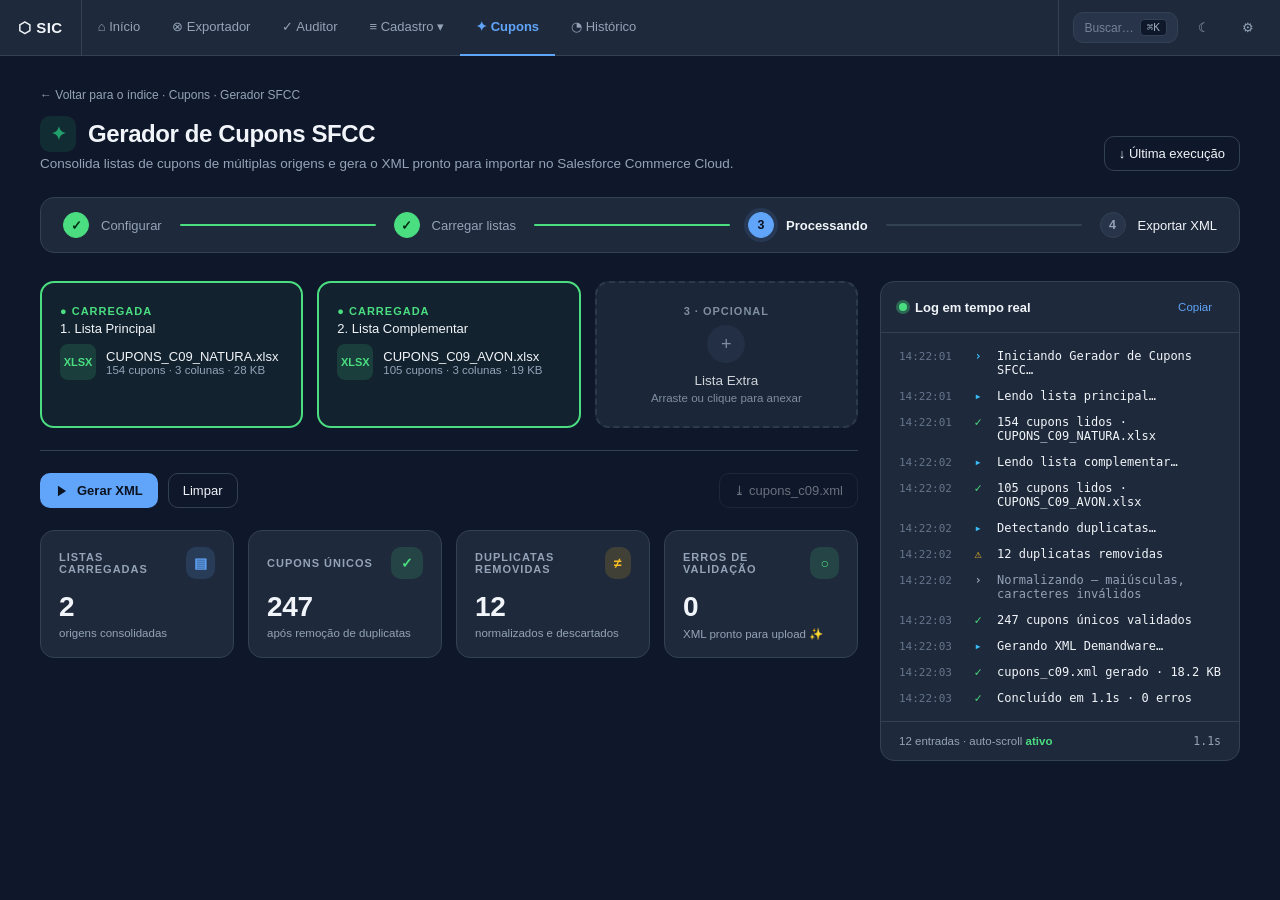
<file: mockups/02_process_page.html>
<!doctype html>
<html lang="pt-br">
<head>
  <meta charset="utf-8">
  <title>SIC — Process Page (Cupons SFCC)</title>
  <link rel="stylesheet" href="_shared.css">
  <style>
    .crumbs { font-size: 12px; color: var(--text-mut); margin-bottom: 14px; }
    .crumbs a { color: var(--text-mut); }

    .page-header {
      display: flex;
      align-items: flex-end;
      justify-content: space-between;
      gap: 24px;
      margin-bottom: 8px;
    }
    .page-header h1 {
      margin: 0 0 4px;
      font-size: 24px;
      font-weight: 700;
      letter-spacing: -.4px;
      display: flex; align-items: center; gap: 12px;
    }
    .page-header .title-icon {
      width: 36px; height: 36px;
      background: rgba(34,160,107,.15);
      color: #22a06b;
      border-radius: 10px;
      display: flex; align-items: center; justify-content: center;
      font-size: 18px;
      font-weight: 700;
    }
    .page-header .subtitle { color: var(--text-mut); font-size: 13.5px; }
    .page-header .actions { display: flex; gap: 8px; }

    /* ── Stepper ──────────────────────────────────────────── */
    .stepper {
      display: flex;
      align-items: center;
      gap: 0;
      margin: 26px 0 28px;
      background: var(--panel);
      border: 1px solid var(--border);
      border-radius: var(--r-lg);
      padding: 14px 22px;
    }
    .step {
      display: flex;
      align-items: center;
      gap: 12px;
      flex: 0 0 auto;
    }
    .step .num {
      width: 26px; height: 26px;
      border-radius: 999px;
      display: flex; align-items: center; justify-content: center;
      font-size: 12.5px;
      font-weight: 700;
      background: var(--panel-2);
      color: var(--text-mut);
      border: 1px solid var(--border);
    }
    .step.done .num { background: var(--success); color: #062b13; border-color: var(--success); }
    .step.active .num { background: var(--accent); color: #0b1220; border-color: var(--accent); box-shadow: 0 0 0 4px var(--accent-soft); }
    .step .label { font-size: 13px; font-weight: 500; }
    .step.done .label { color: var(--text-mut); }
    .step.active .label { color: var(--text); font-weight: 600; }
    .step-divider {
      flex: 1;
      height: 2px;
      background: var(--border);
      margin: 0 18px;
      border-radius: 99px;
    }
    .step-divider.done { background: var(--success); }

    /* ── Layout: form left, log right ─────────────────────── */
    .layout-2col {
      display: grid;
      grid-template-columns: 1fr 360px;
      gap: 22px;
    }

    /* ── Drop zones ───────────────────────────────────────── */
    .drops {
      display: grid;
      grid-template-columns: 1fr 1fr 1fr;
      gap: 14px;
    }
    .drop {
      border: 2px dashed var(--border);
      border-radius: var(--r-lg);
      background: var(--panel);
      padding: 22px 18px;
      text-align: center;
      cursor: pointer;
      transition: all .15s;
      position: relative;
    }
    .drop:hover { border-color: var(--accent); background: var(--accent-soft); }
    .drop.loaded {
      border-style: solid;
      border-color: var(--success);
      background: rgba(74, 222, 128, .05);
      text-align: left;
    }
    .drop.empty .icon-big {
      width: 38px; height: 38px;
      margin: 0 auto 10px;
      border-radius: 999px;
      background: var(--panel-2);
      display: flex; align-items: center; justify-content: center;
      color: var(--text-mut);
      font-size: 18px;
    }
    .drop.empty .step-num {
      font-size: 11px; color: var(--text-mut);
      letter-spacing: 1px;
      text-transform: uppercase;
      font-weight: 600;
    }
    .drop.empty .lbl-main {
      font-size: 13.5px;
      font-weight: 500;
      margin: 8px 0 4px;
    }
    .drop.empty .lbl-sub {
      font-size: 11.5px;
      color: var(--text-mut);
    }
    .drop.loaded .step-num {
      font-size: 11px; color: var(--success);
      letter-spacing: 1px;
      text-transform: uppercase;
      font-weight: 600;
      display: flex; align-items: center; gap: 6px;
    }
    .drop.loaded .file-row {
      display: flex; align-items: center; gap: 10px;
      margin-top: 8px;
    }
    .drop.loaded .file-icon {
      width: 36px; height: 36px;
      border-radius: 8px;
      background: rgba(74,222,128,.15);
      color: var(--success);
      display: flex; align-items: center; justify-content: center;
      font-weight: 700;
      font-size: 11px;
    }
    .drop.loaded .file-name {
      font-size: 13px; font-weight: 500;
      overflow: hidden; text-overflow: ellipsis; white-space: nowrap;
    }
    .drop.loaded .file-meta {
      font-size: 11.5px; color: var(--text-mut);
    }
    .drop.optional { opacity: .85; }
    .drop.optional .step-num { color: var(--text-mut); }

    /* ── Action bar ───────────────────────────────────────── */
    .action-bar {
      display: flex;
      gap: 10px;
      margin-top: 22px;
      padding-top: 22px;
      border-top: 1px solid var(--border);
    }
    .action-bar .grow { flex: 1; }

    /* ── Result KPI cards ─────────────────────────────────── */
    .results-grid {
      display: grid;
      grid-template-columns: repeat(4, 1fr);
      gap: 14px;
      margin-top: 22px;
    }
    .result-card {
      background: var(--panel);
      border: 1px solid var(--border);
      border-radius: var(--r-lg);
      padding: 16px 18px;
      position: relative;
      overflow: hidden;
    }
    .result-card .top {
      display: flex; align-items: center; justify-content: space-between;
      margin-bottom: 12px;
    }
    .result-card .icon-circle {
      width: 32px; height: 32px;
      border-radius: 10px;
      display: flex; align-items: center; justify-content: center;
      font-size: 14px;
      font-weight: 700;
    }
    .result-card .label {
      font-size: 11px; color: var(--text-mut);
      letter-spacing: 1px;
      font-weight: 600;
      text-transform: uppercase;
    }
    .result-card .val {
      font-size: 28px;
      font-weight: 700;
      letter-spacing: -.3px;
    }
    .result-card .sub {
      font-size: 11.5px;
      color: var(--text-mut);
      margin-top: 4px;
    }
    .result-card.success .icon-circle { background: rgba(74,222,128,.15); color: var(--success); }
    .result-card.warn    .icon-circle { background: rgba(251,191,36,.15); color: var(--warning); }
    .result-card.info    .icon-circle { background: rgba(96,165,250,.15); color: var(--accent); }
    .result-card.danger  .icon-circle { background: rgba(248,113,113,.15); color: var(--danger); }

    /* ── Log panel ────────────────────────────────────────── */
    .log-panel {
      background: var(--panel);
      border: 1px solid var(--border);
      border-radius: var(--r-lg);
      padding: 0;
      display: flex;
      flex-direction: column;
      max-height: 700px;
    }
    .log-panel .header {
      padding: 14px 18px;
      border-bottom: 1px solid var(--border);
      display: flex; align-items: center; justify-content: space-between;
    }
    .log-panel .header h4 {
      margin: 0; font-size: 13px; font-weight: 600;
      display: flex; align-items: center; gap: 8px;
    }
    .log-list {
      flex: 1;
      overflow-y: auto;
      padding: 10px 0;
      font-family: ui-monospace, "SF Mono", monospace;
      font-size: 12px;
    }
    .log-row {
      padding: 6px 18px;
      display: grid;
      grid-template-columns: 60px 18px 1fr;
      gap: 10px;
      align-items: baseline;
    }
    .log-row .ts { color: var(--text-dim); font-size: 11px; }
    .log-row .lvl {
      width: 18px; text-align: center; font-weight: 700;
    }
    .log-row.info  .lvl { color: var(--info); }
    .log-row.ok    .lvl { color: var(--success); }
    .log-row.warn  .lvl { color: var(--warning); }
    .log-row.err   .lvl { color: var(--danger); }
    .log-row .msg { color: var(--text); }
    .log-row.muted .msg { color: var(--text-mut); }

    .log-footer {
      padding: 12px 18px;
      border-top: 1px solid var(--border);
      display: flex; justify-content: space-between; align-items: center;
      font-size: 11.5px; color: var(--text-mut);
    }
  </style>
</head>
<body>

<!-- Top nav -->
<nav class="topnav">
  <div class="logo">⬡ SIC</div>
  <div class="tabs">
    <div class="tab">⌂ Início</div>
    <div class="tab">⊗ Exportador</div>
    <div class="tab">✓ Auditor</div>
    <div class="tab">≡ Cadastro ▾</div>
    <div class="tab active">✦ Cupons</div>
    <div class="tab">◔ Histórico</div>
  </div>
  <div class="right">
    <div class="kbd-hint">
      <span style="opacity:.7">Buscar…</span>
      <span class="kbd">⌘K</span>
    </div>
    <button class="icon-btn">☾</button>
    <button class="icon-btn">⚙</button>
  </div>
</nav>

<div class="page">

  <div class="crumbs"><a href="index.html">← Voltar para o índice</a> · Cupons · Gerador SFCC</div>

  <!-- Page header -->
  <div class="page-header">
    <div>
      <h1>
        <span class="title-icon">✦</span>
        Gerador de Cupons SFCC
      </h1>
      <div class="subtitle">Consolida listas de cupons de múltiplas origens e gera o XML pronto para importar no Salesforce Commerce Cloud.</div>
    </div>
    <div class="actions">
      <button class="btn outline">↓ Última execução</button>
    </div>
  </div>

  <!-- Stepper -->
  <div class="stepper">
    <div class="step done">
      <div class="num">✓</div>
      <div class="label">Configurar</div>
    </div>
    <div class="step-divider done"></div>
    <div class="step done">
      <div class="num">✓</div>
      <div class="label">Carregar listas</div>
    </div>
    <div class="step-divider done"></div>
    <div class="step active">
      <div class="num">3</div>
      <div class="label">Processando</div>
    </div>
    <div class="step-divider"></div>
    <div class="step">
      <div class="num">4</div>
      <div class="label">Exportar XML</div>
    </div>
  </div>

  <!-- Two-col layout -->
  <div class="layout-2col">

    <!-- LEFT: form + results -->
    <div>

      <!-- Drops -->
      <div class="drops">

        <div class="drop loaded">
          <div class="step-num">● Carregada</div>
          <div class="lbl-main" style="margin-top:4px;font-size:13px">1. Lista Principal</div>
          <div class="file-row">
            <div class="file-icon">XLSX</div>
            <div style="flex:1;min-width:0">
              <div class="file-name">CUPONS_C09_NATURA.xlsx</div>
              <div class="file-meta">154 cupons · 3 colunas · 28 KB</div>
            </div>
          </div>
        </div>

        <div class="drop loaded">
          <div class="step-num">● Carregada</div>
          <div class="lbl-main" style="margin-top:4px;font-size:13px">2. Lista Complementar</div>
          <div class="file-row">
            <div class="file-icon">XLSX</div>
            <div style="flex:1;min-width:0">
              <div class="file-name">CUPONS_C09_AVON.xlsx</div>
              <div class="file-meta">105 cupons · 3 colunas · 19 KB</div>
            </div>
          </div>
        </div>

        <div class="drop empty optional">
          <div class="step-num">3 · Opcional</div>
          <div class="icon-big" style="margin-top:8px">+</div>
          <div class="lbl-main">Lista Extra</div>
          <div class="lbl-sub">Arraste ou clique para anexar</div>
        </div>

      </div>

      <!-- Action bar -->
      <div class="action-bar">
        <button class="btn primary">
          <svg width="14" height="14" viewBox="0 0 24 24" fill="currentColor"><polygon points="5 3 19 12 5 21 5 3"/></svg>
          Gerar XML
        </button>
        <button class="btn outline">Limpar</button>
        <div class="grow"></div>
        <button class="btn outline" disabled style="opacity:.4;cursor:not-allowed">⤓ cupons_c09.xml</button>
      </div>

      <!-- Results -->
      <div class="results-grid">
        <div class="result-card info">
          <div class="top">
            <div class="label">Listas carregadas</div>
            <div class="icon-circle">▤</div>
          </div>
          <div class="val">2</div>
          <div class="sub">origens consolidadas</div>
        </div>
        <div class="result-card success">
          <div class="top">
            <div class="label">Cupons únicos</div>
            <div class="icon-circle">✓</div>
          </div>
          <div class="val">247</div>
          <div class="sub">após remoção de duplicatas</div>
        </div>
        <div class="result-card warn">
          <div class="top">
            <div class="label">Duplicatas removidas</div>
            <div class="icon-circle">≠</div>
          </div>
          <div class="val">12</div>
          <div class="sub">normalizados e descartados</div>
        </div>
        <div class="result-card success">
          <div class="top">
            <div class="label">Erros de validação</div>
            <div class="icon-circle">○</div>
          </div>
          <div class="val">0</div>
          <div class="sub">XML pronto para upload ✨</div>
        </div>
      </div>

    </div>

    <!-- RIGHT: live log -->
    <div class="log-panel">
      <div class="header">
        <h4>
          <span class="pulse-dot"></span>
          Log em tempo real
        </h4>
        <button class="btn ghost" style="padding:4px 8px;font-size:11.5px">Copiar</button>
      </div>
      <div class="log-list">
        <div class="log-row info"><span class="ts">14:22:01</span><span class="lvl">›</span><span class="msg">Iniciando Gerador de Cupons SFCC…</span></div>
        <div class="log-row info"><span class="ts">14:22:01</span><span class="lvl">▸</span><span class="msg">Lendo lista principal…</span></div>
        <div class="log-row ok"><span class="ts">14:22:01</span><span class="lvl">✓</span><span class="msg">154 cupons lidos · CUPONS_C09_NATURA.xlsx</span></div>
        <div class="log-row info"><span class="ts">14:22:02</span><span class="lvl">▸</span><span class="msg">Lendo lista complementar…</span></div>
        <div class="log-row ok"><span class="ts">14:22:02</span><span class="lvl">✓</span><span class="msg">105 cupons lidos · CUPONS_C09_AVON.xlsx</span></div>
        <div class="log-row info"><span class="ts">14:22:02</span><span class="lvl">▸</span><span class="msg">Detectando duplicatas…</span></div>
        <div class="log-row warn"><span class="ts">14:22:02</span><span class="lvl">⚠</span><span class="msg">12 duplicatas removidas</span></div>
        <div class="log-row muted"><span class="ts">14:22:02</span><span class="lvl">›</span><span class="msg">Normalizando — maiúsculas, caracteres inválidos</span></div>
        <div class="log-row ok"><span class="ts">14:22:03</span><span class="lvl">✓</span><span class="msg">247 cupons únicos validados</span></div>
        <div class="log-row info"><span class="ts">14:22:03</span><span class="lvl">▸</span><span class="msg">Gerando XML Demandware…</span></div>
        <div class="log-row ok"><span class="ts">14:22:03</span><span class="lvl">✓</span><span class="msg">cupons_c09.xml gerado · 18.2 KB</span></div>
        <div class="log-row ok"><span class="ts">14:22:03</span><span class="lvl">✓</span><span class="msg">Concluído em 1.1s · 0 erros</span></div>
      </div>
      <div class="log-footer">
        <span>12 entradas · auto-scroll <strong style="color:var(--success)">ativo</strong></span>
        <span style="font-family:ui-monospace,monospace">1.1s</span>
      </div>
    </div>

  </div>

</div>

</body>
</html>
</file>
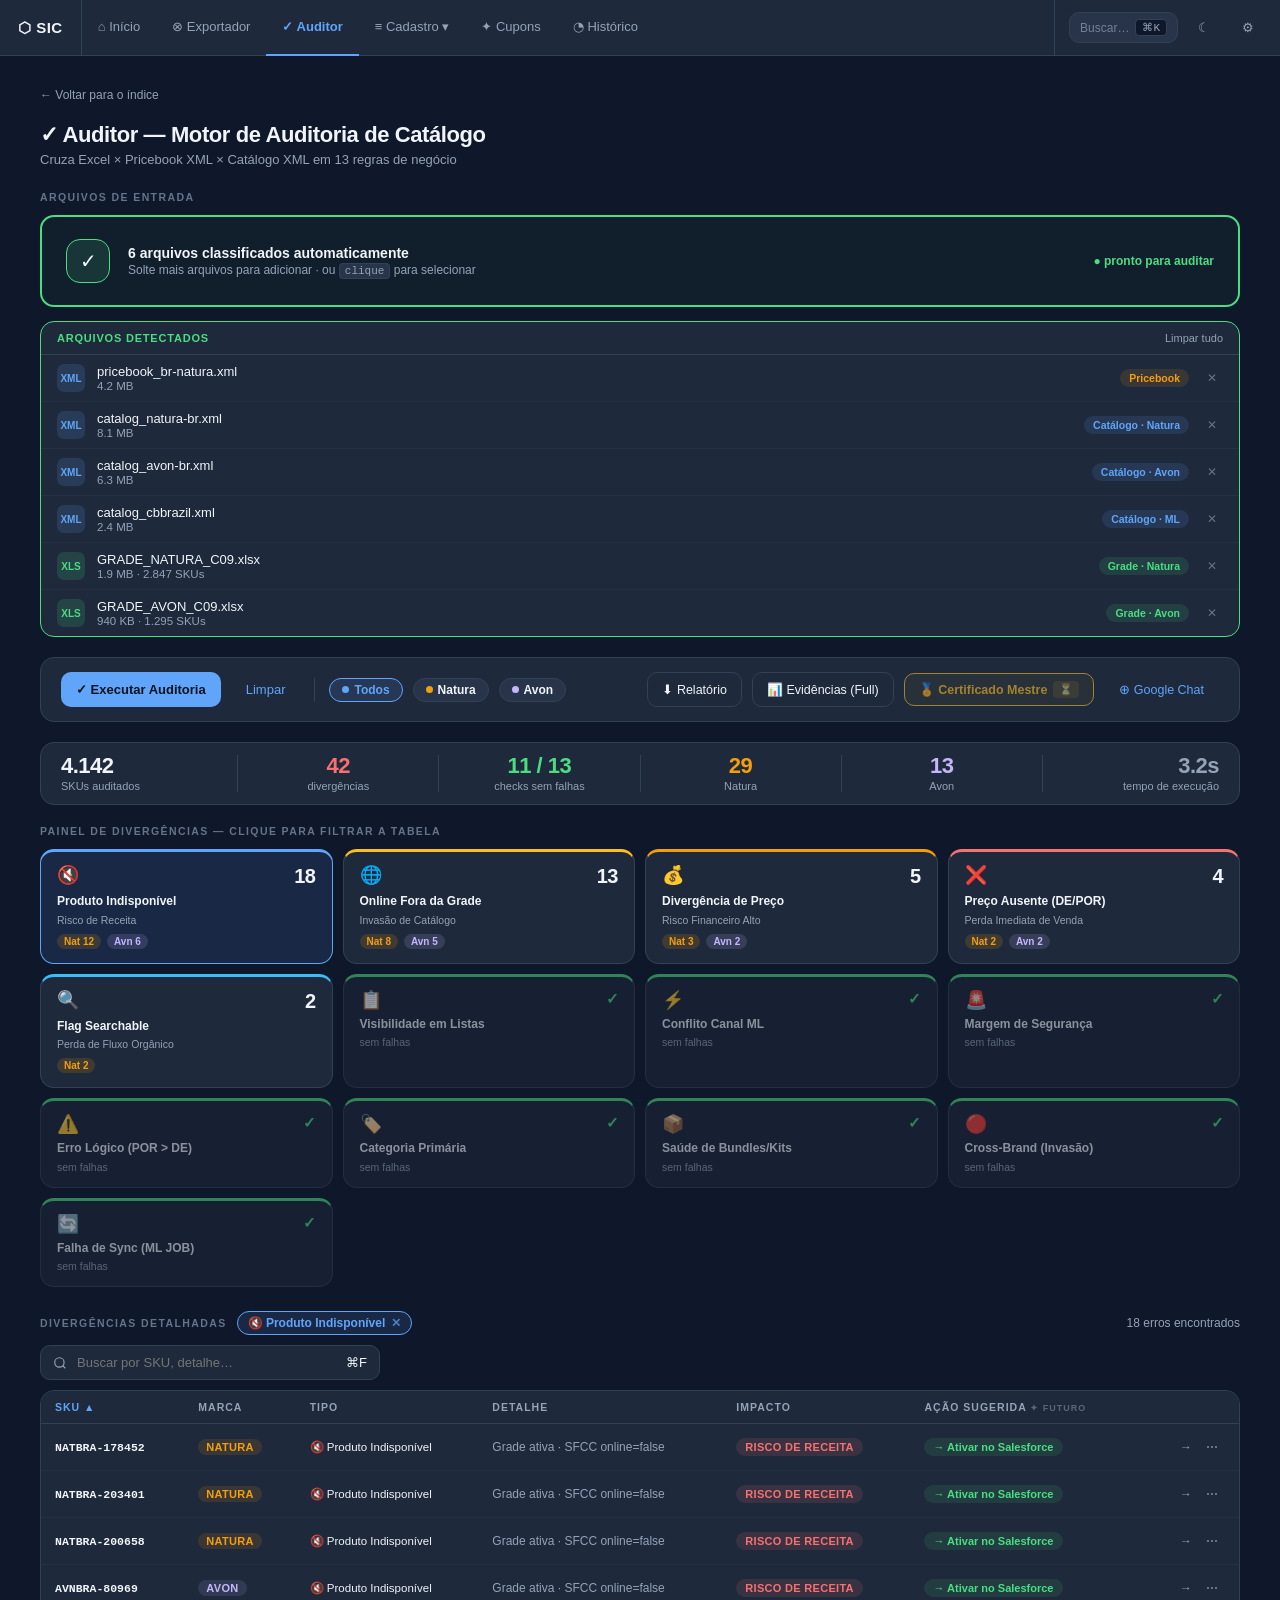
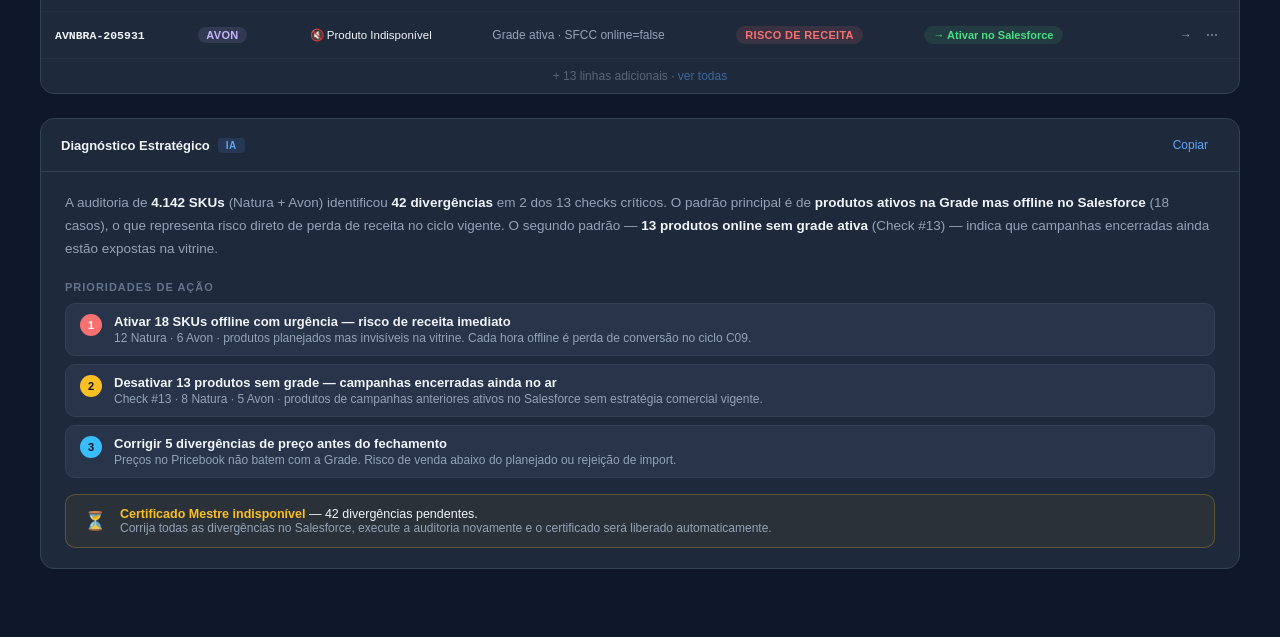
<file: mockups/03_auditor_full.html>
<!doctype html>
<html lang="pt-br">
<head>
  <meta charset="utf-8">
  <title>SIC — Auditor (visão completa)</title>
  <link rel="stylesheet" href="_shared.css">
  <style>

    /* ── Crumbs ───────────────────────────────────────────── */
    .crumbs { font-size: 12px; color: var(--text-mut); margin-bottom: 20px; }
    .crumbs a { color: var(--text-mut); }

    /* ── Smart drop zone ──────────────────────────────────── */
    .smart-drop-area {
      display: flex;
      flex-direction: column;
      gap: 14px;
      margin-bottom: 20px;
    }
    .smart-drop {
      border: 2px dashed var(--border);
      border-radius: var(--r-lg);
      background: var(--panel);
      padding: 22px 24px;
      display: flex;
      align-items: center;
      gap: 18px;
      cursor: pointer;
      transition: all .15s;
    }
    .smart-drop:hover { border-color: var(--accent); background: var(--accent-soft); }
    .smart-drop.loaded {
      border-style: solid;
      border-color: var(--success);
      background: rgba(74,222,128,.04);
      cursor: default;
    }
    .smart-drop-icon {
      width: 44px; height: 44px;
      border-radius: var(--r-lg);
      background: var(--panel-2);
      border: 1px solid var(--border);
      display: flex; align-items: center; justify-content: center;
      font-size: 20px;
      flex-shrink: 0;
    }
    .smart-drop.loaded .smart-drop-icon {
      background: rgba(74,222,128,.12);
      border-color: var(--success);
    }
    .smart-drop-text .title {
      font-size: 14px; font-weight: 600;
    }
    .smart-drop-text .sub {
      font-size: 12px; color: var(--text-mut); margin-top: 2px;
    }
    .smart-drop-text .sub kbd {
      font-family: ui-monospace, monospace;
      font-size: 11px;
      padding: 1px 5px;
      background: var(--panel-2);
      border: 1px solid var(--border);
      border-radius: 4px;
    }
    .smart-drop .grow { flex: 1; }
    .smart-drop-count {
      font-size: 12px; color: var(--success); font-weight: 600;
    }

    /* classified file list */
    .file-list {
      background: var(--panel);
      border: 1px solid var(--success);
      border-radius: var(--r-lg);
      overflow: hidden;
    }
    .file-list-header {
      display: flex; align-items: center; justify-content: space-between;
      padding: 10px 16px;
      border-bottom: 1px solid var(--border);
      font-size: 11px; font-weight: 700;
      letter-spacing: .8px; text-transform: uppercase;
      color: var(--success);
    }
    .file-list-header .clear-btn {
      font-size: 11px; color: var(--text-mut); font-weight: 400;
      text-transform: none; letter-spacing: 0; cursor: pointer;
    }
    .file-row {
      display: grid;
      grid-template-columns: 28px 1fr auto auto;
      align-items: center;
      gap: 12px;
      padding: 9px 16px;
      border-bottom: 1px solid rgba(51,65,85,.35);
      transition: background .1s;
    }
    .file-row:last-child { border-bottom: 0; }
    .file-row:hover { background: var(--panel-2); }
    .file-icon {
      width: 28px; height: 28px;
      border-radius: 7px;
      display: flex; align-items: center; justify-content: center;
      font-size: 10px; font-weight: 700;
      flex-shrink: 0;
    }
    .file-icon.xml  { background: rgba(96,165,250,.15); color: var(--accent); }
    .file-icon.xlsx { background: rgba(74,222,128,.15); color: var(--success); }
    .file-name { font-size: 13px; font-weight: 500; }
    .file-size { font-size: 11.5px; color: var(--text-mut); margin-top: 1px; }
    .file-type-badge {
      font-size: 10.5px; font-weight: 700;
      padding: 3px 9px; border-radius: 999px;
      white-space: nowrap;
    }
    .badge-pb    { background: rgba(245,158,11,.12);  color: var(--natura); }
    .badge-cat   { background: rgba(96,165,250,.12);  color: var(--accent); }
    .badge-grade { background: rgba(74,222,128,.12);  color: var(--success); }
    .file-remove {
      width: 22px; height: 22px;
      border-radius: 6px;
      display: flex; align-items: center; justify-content: center;
      font-size: 12px; color: var(--text-dim);
      cursor: pointer; border: 0; background: transparent;
    }
    .file-remove:hover { background: var(--panel-2); color: var(--danger); }

    /* ── Action bar ───────────────────────────────────────── */
    .action-bar {
      display: flex;
      align-items: center;
      gap: 10px;
      padding: 14px 20px;
      background: var(--panel);
      border: 1px solid var(--border);
      border-radius: var(--r-lg);
      margin-bottom: 20px;
    }
    .action-bar .sep {
      width: 1px; height: 24px;
      background: var(--border);
      margin: 0 4px;
      flex-shrink: 0;
    }
    .action-bar .grow { flex: 1; }
    .filter-pill {
      display: inline-flex; align-items: center; gap: 5px;
      padding: 4px 12px;
      border-radius: 999px;
      font-size: 12px; font-weight: 600;
      background: var(--panel-2);
      border: 1px solid var(--border);
      cursor: pointer;
      transition: all .15s;
    }
    .filter-pill.active {
      background: var(--accent-soft);
      border-color: var(--accent);
      color: var(--accent);
    }
    .filter-pill .dot {
      width: 7px; height: 7px;
      border-radius: 999px;
      background: currentColor;
    }
    .btn-cert {
      display: inline-flex; align-items: center; gap: 6px;
      padding: 7px 14px;
      border-radius: var(--r-md);
      font-size: 12.5px; font-weight: 600;
      border: 1px solid var(--warning);
      background: rgba(251,191,36,.08);
      color: var(--warning);
      cursor: not-allowed;
      opacity: .6;
    }
    .cert-icon {
      font-size: 11px;
      padding: 2px 6px;
      border-radius: 4px;
      background: rgba(251,191,36,.15);
      color: var(--warning);
    }

    /* ── Execution summary bar ────────────────────────────── */
    .exec-summary {
      display: flex;
      align-items: center;
      gap: 0;
      padding: 12px 20px;
      background: var(--panel);
      border: 1px solid var(--border);
      border-radius: var(--r-lg);
      margin-bottom: 20px;
    }
    .exec-stat {
      display: flex;
      flex-direction: column;
      align-items: center;
      flex: 1;
      border-right: 1px solid var(--border);
      padding: 0 24px;
    }
    .exec-stat:first-child { padding-left: 0; align-items: flex-start; }
    .exec-stat:last-child  { border-right: 0; padding-right: 0; align-items: flex-end; }
    .exec-stat .s-val {
      font-size: 22px;
      font-weight: 700;
      letter-spacing: -.5px;
      line-height: 1;
    }
    .exec-stat .s-lbl {
      font-size: 11px;
      color: var(--text-mut);
      margin-top: 3px;
      font-weight: 500;
    }
    .exec-stat .s-val.danger { color: var(--danger); }
    .exec-stat .s-val.warn   { color: var(--warning); }
    .exec-stat .s-val.ok     { color: var(--success); }
    .exec-stat .s-val.mut    { color: var(--text-mut); }

    /* ── Section label ────────────────────────────────────── */
    .section-lbl {
      font-size: 10.5px;
      font-weight: 700;
      letter-spacing: 1.4px;
      text-transform: uppercase;
      color: var(--text-dim);
      margin-bottom: 12px;
    }

    /* ── Error cards ──────────────────────────────────────── */
    .cards-grid {
      display: grid;
      grid-template-columns: repeat(4, 1fr);
      gap: 10px;
      margin-bottom: 24px;
    }
    .ecard {
      background: var(--panel);
      border: 1px solid var(--border);
      border-radius: var(--r-lg);
      border-top: 3px solid transparent;
      padding: 14px 16px;
      cursor: pointer;
      transition: all .15s;
      position: relative;
      overflow: hidden;
    }
    .ecard:hover { border-color: var(--border-2); border-top-color: inherit; }
    .ecard.selected {
      border-color: var(--accent);
      border-top-color: var(--accent) !important;
      background: var(--accent-soft);
    }
    .ecard.zero {
      opacity: .55;
      border-top-color: var(--success) !important;
    }
    .ecard.zero:hover { opacity: .75; }

    /* impact colors for top border */
    .ecard.red    { border-top-color: var(--danger); }
    .ecard.orange { border-top-color: var(--natura); }
    .ecard.yellow { border-top-color: var(--warning); }
    .ecard.purple { border-top-color: var(--avon); }
    .ecard.blue   { border-top-color: var(--info); }
    .ecard.teal   { border-top-color: var(--success); }

    .ecard-top {
      display: flex; align-items: flex-start;
      justify-content: space-between;
      margin-bottom: 8px;
    }
    .ecard-icon { font-size: 18px; line-height: 1; }
    .ecard-total {
      font-size: 20px;
      font-weight: 700;
      letter-spacing: -.5px;
      line-height: 1;
    }
    .ecard.zero .ecard-total { color: var(--success); font-size: 15px; }
    .ecard-title {
      font-size: 12px;
      font-weight: 600;
      margin-bottom: 4px;
      line-height: 1.3;
    }
    .ecard-impact {
      font-size: 10.5px;
      color: var(--text-mut);
    }
    .ecard-brands {
      display: flex; gap: 6px; margin-top: 8px;
    }
    .brand-chip {
      font-size: 10px; font-weight: 700;
      padding: 2px 7px; border-radius: 999px;
    }
    .brand-nat { background: rgba(245,158,11,.15); color: var(--natura); }
    .brand-avn { background: rgba(196,181,253,.15); color: var(--avon); }

    /* ── Toolbar / table area ─────────────────────────────── */
    .table-header {
      display: flex;
      align-items: center;
      justify-content: space-between;
      margin-bottom: 10px;
    }
    .table-header-left { display: flex; align-items: center; gap: 10px; }
    .active-filter-tag {
      display: inline-flex; align-items: center; gap: 6px;
      padding: 4px 10px;
      border-radius: 999px;
      font-size: 12px; font-weight: 600;
      background: var(--accent-soft);
      border: 1px solid var(--accent);
      color: var(--accent);
    }
    .active-filter-tag .x { opacity: .7; cursor: pointer; }
    .table-count { font-size: 12px; color: var(--text-mut); }

    .search-row {
      display: flex; align-items: center; gap: 8px;
      padding: 8px 12px;
      background: var(--panel);
      border: 1px solid var(--border);
      border-radius: var(--r-md);
      max-width: 340px;
      margin-bottom: 10px;
    }
    .search-row svg { color: var(--text-mut); flex-shrink: 0; }
    .search-row input {
      background: transparent; border: 0; outline: 0;
      color: var(--text); font-size: 13px; flex: 1;
    }

    /* ── Table ────────────────────────────────────────────── */
    .table-wrap {
      background: var(--panel);
      border: 1px solid var(--border);
      border-radius: var(--r-lg);
      overflow: hidden;
      margin-bottom: 24px;
    }
    table { width: 100%; border-collapse: collapse; font-size: 12.5px; }
    thead th {
      text-align: left;
      padding: 10px 14px;
      font-size: 10.5px;
      letter-spacing: 1px;
      font-weight: 700;
      color: var(--text-mut);
      text-transform: uppercase;
      border-bottom: 1px solid var(--border);
      background: var(--panel);
      white-space: nowrap;
    }
    thead th.sorted { color: var(--accent); }
    tbody tr { border-bottom: 1px solid rgba(51,65,85,.35); transition: background .1s; }
    tbody tr:hover { background: var(--panel-2); }
    tbody tr:last-child { border-bottom: 0; }
    tbody td { padding: 10px 14px; vertical-align: middle; }
    td.code { font-family: ui-monospace, monospace; font-size: 11.5px; font-weight: 600; }
    td.action-cell { text-align: right; white-space: nowrap; }
    .row-btn {
      background: transparent; border: 1px solid transparent;
      color: var(--text-mut); width: 26px; height: 26px;
      border-radius: 6px; cursor: pointer; font-size: 12px;
      display: inline-flex; align-items: center; justify-content: center;
    }
    .row-btn:hover { background: var(--panel); border-color: var(--border); color: var(--text); }

    /* action sugerida pill */
    .action-pill {
      display: inline-flex; align-items: center; gap: 5px;
      padding: 3px 9px; border-radius: 999px;
      font-size: 11px; font-weight: 600;
    }
    .action-deactivate { background: rgba(248,113,113,.1); color: var(--danger); }
    .action-activate   { background: rgba(74,222,128,.1);  color: var(--success); }
    .action-fix-price  { background: rgba(196,181,253,.1); color: var(--avon); }

    /* ── AI panel ─────────────────────────────────────────── */
    .ai-panel {
      background: var(--panel);
      border: 1px solid var(--border);
      border-radius: var(--r-lg);
      overflow: hidden;
      margin-bottom: 8px;
    }
    .ai-panel-header {
      padding: 14px 20px;
      border-bottom: 1px solid var(--border);
      display: flex; align-items: center; justify-content: space-between;
    }
    .ai-panel-header h4 {
      margin: 0; font-size: 13px; font-weight: 600;
      display: flex; align-items: center; gap: 8px;
    }
    .ai-tag {
      font-size: 10px; font-weight: 700;
      padding: 2px 8px; border-radius: 4px;
      background: var(--accent-soft); color: var(--accent);
      letter-spacing: .5px;
    }
    .ai-body { padding: 20px 24px; }
    .ai-summary {
      font-size: 13.5px;
      line-height: 1.7;
      color: var(--text-mut);
      margin-bottom: 20px;
    }
    .ai-summary strong { color: var(--text); }
    .ai-section-title {
      font-size: 11px; font-weight: 700; letter-spacing: 1px;
      text-transform: uppercase; color: var(--text-dim);
      margin-bottom: 10px;
    }
    .ai-priority-list { display: flex; flex-direction: column; gap: 8px; }
    .ai-item {
      display: flex; align-items: flex-start; gap: 12px;
      padding: 10px 14px;
      border-radius: var(--r-md);
      background: var(--panel-2);
      border: 1px solid var(--border);
    }
    .ai-item-num {
      width: 22px; height: 22px;
      border-radius: 999px;
      background: var(--danger);
      color: #fff;
      font-size: 11px; font-weight: 700;
      display: flex; align-items: center; justify-content: center;
      flex-shrink: 0;
    }
    .ai-item-num.warn  { background: var(--warning); color: #0b1220; }
    .ai-item-num.info  { background: var(--info); color: #0b1220; }
    .ai-item-title { font-size: 13px; font-weight: 600; }
    .ai-item-desc  { font-size: 12px; color: var(--text-mut); margin-top: 2px; }

    /* ── Cert state banner ────────────────────────────────── */
    .cert-banner {
      display: flex; align-items: center; gap: 14px;
      padding: 12px 18px;
      background: rgba(251,191,36,.06);
      border: 1px solid rgba(251,191,36,.25);
      border-radius: var(--r-md);
      margin-top: 16px;
      font-size: 12.5px;
    }
    .cert-banner .icon { font-size: 18px; }
    .cert-banner strong { color: var(--warning); }

  </style>
</head>
<body>

<nav class="topnav">
  <div class="logo">⬡ SIC</div>
  <div class="tabs">
    <div class="tab">⌂ Início</div>
    <div class="tab">⊗ Exportador</div>
    <div class="tab active">✓ Auditor</div>
    <div class="tab">≡ Cadastro ▾</div>
    <div class="tab">✦ Cupons</div>
    <div class="tab">◔ Histórico</div>
  </div>
  <div class="right">
    <div class="kbd-hint"><span style="opacity:.7">Buscar…</span><span class="kbd">⌘K</span></div>
    <button class="icon-btn">☾</button>
    <button class="icon-btn">⚙</button>
  </div>
</nav>

<div class="page">

  <div class="crumbs"><a href="index.html">← Voltar para o índice</a></div>

  <!-- ── Section header ──────────────────────────────────────────────── -->
  <div style="margin-bottom:24px">
    <div style="display:flex;align-items:center;gap:12px;margin-bottom:4px">
      <h1 style="margin:0;font-size:22px;font-weight:800;letter-spacing:-.4px">✓  Auditor — Motor de Auditoria de Catálogo</h1>
    </div>
    <div style="font-size:13px;color:var(--text-mut)">Cruza Excel × Pricebook XML × Catálogo XML em 13 regras de negócio</div>
  </div>

  <!-- ── Bloco 1: Arquivos de Entrada ────────────────────────────────── -->
  <div class="section-lbl">Arquivos de Entrada</div>
  <div class="smart-drop-area">

    <!-- Zona única de soltura — estado carregado -->
    <div class="smart-drop loaded">
      <div class="smart-drop-icon">✓</div>
      <div class="smart-drop-text">
        <div class="title">6 arquivos classificados automaticamente</div>
        <div class="sub">Solte mais arquivos para adicionar · ou <kbd>clique</kbd> para selecionar</div>
      </div>
      <div class="grow"></div>
      <div class="smart-drop-count">● pronto para auditar</div>
    </div>

    <!-- Lista de arquivos classificados pelo sistema -->
    <div class="file-list">
      <div class="file-list-header">
        <span>Arquivos detectados</span>
        <span class="clear-btn">Limpar tudo</span>
      </div>

      <div class="file-row">
        <div class="file-icon xml">XML</div>
        <div>
          <div class="file-name">pricebook_br-natura.xml</div>
          <div class="file-size">4.2 MB</div>
        </div>
        <span class="file-type-badge badge-pb">Pricebook</span>
        <button class="file-remove">✕</button>
      </div>

      <div class="file-row">
        <div class="file-icon xml">XML</div>
        <div>
          <div class="file-name">catalog_natura-br.xml</div>
          <div class="file-size">8.1 MB</div>
        </div>
        <span class="file-type-badge badge-cat">Catálogo · Natura</span>
        <button class="file-remove">✕</button>
      </div>

      <div class="file-row">
        <div class="file-icon xml">XML</div>
        <div>
          <div class="file-name">catalog_avon-br.xml</div>
          <div class="file-size">6.3 MB</div>
        </div>
        <span class="file-type-badge badge-cat">Catálogo · Avon</span>
        <button class="file-remove">✕</button>
      </div>

      <div class="file-row">
        <div class="file-icon xml">XML</div>
        <div>
          <div class="file-name">catalog_cbbrazil.xml</div>
          <div class="file-size">2.4 MB</div>
        </div>
        <span class="file-type-badge badge-cat">Catálogo · ML</span>
        <button class="file-remove">✕</button>
      </div>

      <div class="file-row">
        <div class="file-icon xlsx">XLS</div>
        <div>
          <div class="file-name">GRADE_NATURA_C09.xlsx</div>
          <div class="file-size">1.9 MB · 2.847 SKUs</div>
        </div>
        <span class="file-type-badge badge-grade">Grade · Natura</span>
        <button class="file-remove">✕</button>
      </div>

      <div class="file-row">
        <div class="file-icon xlsx">XLS</div>
        <div>
          <div class="file-name">GRADE_AVON_C09.xlsx</div>
          <div class="file-size">940 KB · 1.295 SKUs</div>
        </div>
        <span class="file-type-badge badge-grade">Grade · Avon</span>
        <button class="file-remove">✕</button>
      </div>

    </div>

  </div>

  <!-- ── Bloco 2: Barra de Ações ──────────────────────────────────────── -->
  <div class="action-bar">
    <button class="btn primary" style="gap:8px">✓  Executar Auditoria</button>
    <button class="btn ghost">Limpar</button>

    <div class="sep"></div>

    <div class="filter-pill active"><div class="dot"></div> Todos</div>
    <div class="filter-pill"><div class="dot" style="background:var(--natura)"></div> Natura</div>
    <div class="filter-pill"><div class="dot" style="background:var(--avon)"></div> Avon</div>

    <div class="grow"></div>

    <button class="btn outline" style="font-size:12.5px">⬇  Relatório</button>
    <button class="btn outline" style="font-size:12.5px">📊  Evidências (Full)</button>
    <div class="btn-cert" title="Disponível apenas com 0 divergências">
      🏅  Certificado Mestre
      <span class="cert-icon">⏳</span>
    </div>
    <button class="btn ghost" style="font-size:12.5px">⊕  Google Chat</button>
  </div>

  <!-- ── Bloco 3: Sumário pós-execução ───────────────────────────────── -->
  <div class="exec-summary">
    <div class="exec-stat">
      <div class="s-val">4.142</div>
      <div class="s-lbl">SKUs auditados</div>
    </div>
    <div class="exec-stat">
      <div class="s-val danger">42</div>
      <div class="s-lbl">divergências</div>
    </div>
    <div class="exec-stat">
      <div class="s-val ok">11 / 13</div>
      <div class="s-lbl">checks sem falhas</div>
    </div>
    <div class="exec-stat">
      <div class="s-val" style="color:var(--natura)">29</div>
      <div class="s-lbl">Natura</div>
    </div>
    <div class="exec-stat">
      <div class="s-val" style="color:var(--avon)">13</div>
      <div class="s-lbl">Avon</div>
    </div>
    <div class="exec-stat">
      <div class="s-val mut">3.2s</div>
      <div class="s-lbl">tempo de execução</div>
    </div>
  </div>

  <!-- ── Bloco 4: Painel de Divergências (error cards) ───────────────── -->
  <div class="section-lbl">Painel de Divergências — clique para filtrar a tabela</div>

  <div class="cards-grid">

    <!-- offline: 18 erros, SELECTED -->
    <div class="ecard red selected">
      <div class="ecard-top">
        <div class="ecard-icon">🔇</div>
        <div class="ecard-total">18</div>
      </div>
      <div class="ecard-title">Produto Indisponível</div>
      <div class="ecard-impact">Risco de Receita</div>
      <div class="ecard-brands">
        <span class="brand-chip brand-nat">Nat 12</span>
        <span class="brand-chip brand-avn">Avn 6</span>
      </div>
    </div>

    <!-- online_excess: 13 erros -->
    <div class="ecard yellow">
      <div class="ecard-top">
        <div class="ecard-icon">🌐</div>
        <div class="ecard-total">13</div>
      </div>
      <div class="ecard-title">Online Fora da Grade</div>
      <div class="ecard-impact">Invasão de Catálogo</div>
      <div class="ecard-brands">
        <span class="brand-chip brand-nat">Nat 8</span>
        <span class="brand-chip brand-avn">Avn 5</span>
      </div>
    </div>

    <!-- price: 5 erros -->
    <div class="ecard orange">
      <div class="ecard-top">
        <div class="ecard-icon">💰</div>
        <div class="ecard-total">5</div>
      </div>
      <div class="ecard-title">Divergência de Preço</div>
      <div class="ecard-impact">Risco Financeiro Alto</div>
      <div class="ecard-brands">
        <span class="brand-chip brand-nat">Nat 3</span>
        <span class="brand-chip brand-avn">Avn 2</span>
      </div>
    </div>

    <!-- missing: 4 erros -->
    <div class="ecard red">
      <div class="ecard-top">
        <div class="ecard-icon">❌</div>
        <div class="ecard-total">4</div>
      </div>
      <div class="ecard-title">Preço Ausente (DE/POR)</div>
      <div class="ecard-impact">Perda Imediata de Venda</div>
      <div class="ecard-brands">
        <span class="brand-chip brand-nat">Nat 2</span>
        <span class="brand-chip brand-avn">Avn 2</span>
      </div>
    </div>

    <!-- searchable: 2 erros -->
    <div class="ecard blue">
      <div class="ecard-top">
        <div class="ecard-icon">🔍</div>
        <div class="ecard-total">2</div>
      </div>
      <div class="ecard-title">Flag Searchable</div>
      <div class="ecard-impact">Perda de Fluxo Orgânico</div>
      <div class="ecard-brands">
        <span class="brand-chip brand-nat">Nat 2</span>
      </div>
    </div>

    <!-- list: 0 ✓ -->
    <div class="ecard zero teal">
      <div class="ecard-top">
        <div class="ecard-icon">📋</div>
        <div class="ecard-total">✓</div>
      </div>
      <div class="ecard-title">Visibilidade em Listas</div>
      <div class="ecard-impact">sem falhas</div>
    </div>

    <!-- ml: 0 ✓ -->
    <div class="ecard zero teal">
      <div class="ecard-top">
        <div class="ecard-icon">⚡</div>
        <div class="ecard-total">✓</div>
      </div>
      <div class="ecard-title">Conflito Canal ML</div>
      <div class="ecard-impact">sem falhas</div>
    </div>

    <!-- margin: 0 ✓ -->
    <div class="ecard zero teal">
      <div class="ecard-top">
        <div class="ecard-icon">🚨</div>
        <div class="ecard-total">✓</div>
      </div>
      <div class="ecard-title">Margem de Segurança</div>
      <div class="ecard-impact">sem falhas</div>
    </div>

    <!-- logic: 0 ✓ -->
    <div class="ecard zero teal">
      <div class="ecard-top">
        <div class="ecard-icon">⚠️</div>
        <div class="ecard-total">✓</div>
      </div>
      <div class="ecard-title">Erro Lógico (POR > DE)</div>
      <div class="ecard-impact">sem falhas</div>
    </div>

    <!-- primary: 0 ✓ -->
    <div class="ecard zero teal">
      <div class="ecard-top">
        <div class="ecard-icon">🏷️</div>
        <div class="ecard-total">✓</div>
      </div>
      <div class="ecard-title">Categoria Primária</div>
      <div class="ecard-impact">sem falhas</div>
    </div>

    <!-- bundle: 0 ✓ -->
    <div class="ecard zero teal">
      <div class="ecard-top">
        <div class="ecard-icon">📦</div>
        <div class="ecard-total">✓</div>
      </div>
      <div class="ecard-title">Saúde de Bundles/Kits</div>
      <div class="ecard-impact">sem falhas</div>
    </div>

    <!-- cross: 0 ✓ -->
    <div class="ecard zero teal">
      <div class="ecard-top">
        <div class="ecard-icon">🔴</div>
        <div class="ecard-total">✓</div>
      </div>
      <div class="ecard-title">Cross-Brand (Invasão)</div>
      <div class="ecard-impact">sem falhas</div>
    </div>

    <!-- job: 0 ✓ -->
    <div class="ecard zero teal">
      <div class="ecard-top">
        <div class="ecard-icon">🔄</div>
        <div class="ecard-total">✓</div>
      </div>
      <div class="ecard-title">Falha de Sync (ML JOB)</div>
      <div class="ecard-impact">sem falhas</div>
    </div>

  </div>

  <!-- ── Bloco 5: Tabela de Divergências ─────────────────────────────── -->
  <div class="table-header">
    <div class="table-header-left">
      <div class="section-lbl" style="margin-bottom:0">Divergências Detalhadas</div>
      <div class="active-filter-tag">
        🔇 Produto Indisponível
        <span class="x">✕</span>
      </div>
    </div>
    <div class="table-count">18 erros encontrados</div>
  </div>

  <div class="search-row" style="margin-bottom:10px">
    <svg width="14" height="14" viewBox="0 0 24 24" fill="none" stroke="currentColor" stroke-width="2"><circle cx="11" cy="11" r="8"/><path d="m21 21-4.35-4.35"/></svg>
    <input placeholder="Buscar por SKU, detalhe…" />
    <span class="kbd">⌘F</span>
  </div>

  <div class="table-wrap">
    <table>
      <thead>
        <tr>
          <th class="sorted">SKU ▲</th>
          <th>Marca</th>
          <th>Tipo</th>
          <th>Detalhe</th>
          <th>Impacto</th>
          <th>Ação sugerida <span style="opacity:.5;font-size:9px">✦ futuro</span></th>
          <th></th>
        </tr>
      </thead>
      <tbody>

        <tr>
          <td class="code">NATBRA-178452</td>
          <td><span class="pill" style="background:rgba(245,158,11,.12);color:var(--natura);font-size:11px;padding:2px 8px">Natura</span></td>
          <td><span style="font-size:11.5px">🔇 Produto Indisponível</span></td>
          <td style="font-size:12px;color:var(--text-mut)">Grade ativa · SFCC online=false</td>
          <td><span class="pill danger" style="font-size:11px">Risco de Receita</span></td>
          <td><span class="action-pill action-activate">→ Ativar no Salesforce</span></td>
          <td class="action-cell"><button class="row-btn">→</button><button class="row-btn">⋯</button></td>
        </tr>

        <tr>
          <td class="code">NATBRA-203401</td>
          <td><span class="pill" style="background:rgba(245,158,11,.12);color:var(--natura);font-size:11px;padding:2px 8px">Natura</span></td>
          <td><span style="font-size:11.5px">🔇 Produto Indisponível</span></td>
          <td style="font-size:12px;color:var(--text-mut)">Grade ativa · SFCC online=false</td>
          <td><span class="pill danger" style="font-size:11px">Risco de Receita</span></td>
          <td><span class="action-pill action-activate">→ Ativar no Salesforce</span></td>
          <td class="action-cell"><button class="row-btn">→</button><button class="row-btn">⋯</button></td>
        </tr>

        <tr>
          <td class="code">NATBRA-200658</td>
          <td><span class="pill" style="background:rgba(245,158,11,.12);color:var(--natura);font-size:11px;padding:2px 8px">Natura</span></td>
          <td><span style="font-size:11.5px">🔇 Produto Indisponível</span></td>
          <td style="font-size:12px;color:var(--text-mut)">Grade ativa · SFCC online=false</td>
          <td><span class="pill danger" style="font-size:11px">Risco de Receita</span></td>
          <td><span class="action-pill action-activate">→ Ativar no Salesforce</span></td>
          <td class="action-cell"><button class="row-btn">→</button><button class="row-btn">⋯</button></td>
        </tr>

        <tr>
          <td class="code">AVNBRA-80969</td>
          <td><span class="pill" style="background:rgba(196,181,253,.12);color:var(--avon);font-size:11px;padding:2px 8px">Avon</span></td>
          <td><span style="font-size:11.5px">🔇 Produto Indisponível</span></td>
          <td style="font-size:12px;color:var(--text-mut)">Grade ativa · SFCC online=false</td>
          <td><span class="pill danger" style="font-size:11px">Risco de Receita</span></td>
          <td><span class="action-pill action-activate">→ Ativar no Salesforce</span></td>
          <td class="action-cell"><button class="row-btn">→</button><button class="row-btn">⋯</button></td>
        </tr>

        <tr>
          <td class="code">AVNBRA-205931</td>
          <td><span class="pill" style="background:rgba(196,181,253,.12);color:var(--avon);font-size:11px;padding:2px 8px">Avon</span></td>
          <td><span style="font-size:11.5px">🔇 Produto Indisponível</span></td>
          <td style="font-size:12px;color:var(--text-mut)">Grade ativa · SFCC online=false</td>
          <td><span class="pill danger" style="font-size:11px">Risco de Receita</span></td>
          <td><span class="action-pill action-activate">→ Ativar no Salesforce</span></td>
          <td class="action-cell"><button class="row-btn">→</button><button class="row-btn">⋯</button></td>
        </tr>

        <tr style="opacity:.5">
          <td colspan="7" style="text-align:center;font-size:12px;color:var(--text-mut);padding:10px">
            + 13 linhas adicionais · <a href="#" style="color:var(--accent)">ver todas</a>
          </td>
        </tr>

      </tbody>
    </table>
  </div>

  <!-- ── Bloco 6: Diagnóstico Estratégico — IA ───────────────────────── -->
  <div class="ai-panel">
    <div class="ai-panel-header">
      <h4>
        <span>Diagnóstico Estratégico</span>
        <span class="ai-tag">IA</span>
      </h4>
      <button class="btn ghost" style="padding:4px 10px;font-size:12px">Copiar</button>
    </div>
    <div class="ai-body">
      <div class="ai-summary">
        A auditoria de <strong>4.142 SKUs</strong> (Natura + Avon) identificou <strong>42 divergências</strong> em 2 dos 13 checks críticos. O padrão principal é de <strong>produtos ativos na Grade mas offline no Salesforce</strong> (18 casos), o que representa risco direto de perda de receita no ciclo vigente. O segundo padrão — <strong>13 produtos online sem grade ativa</strong> (Check #13) — indica que campanhas encerradas ainda estão expostas na vitrine.
      </div>

      <div class="ai-section-title">Prioridades de ação</div>
      <div class="ai-priority-list">

        <div class="ai-item">
          <div class="ai-item-num">1</div>
          <div>
            <div class="ai-item-title">Ativar 18 SKUs offline com urgência — risco de receita imediato</div>
            <div class="ai-item-desc">12 Natura · 6 Avon · produtos planejados mas invisíveis na vitrine. Cada hora offline é perda de conversão no ciclo C09.</div>
          </div>
        </div>

        <div class="ai-item">
          <div class="ai-item-num warn">2</div>
          <div>
            <div class="ai-item-title">Desativar 13 produtos sem grade — campanhas encerradas ainda no ar</div>
            <div class="ai-item-desc">Check #13 · 8 Natura · 5 Avon · produtos de campanhas anteriores ativos no Salesforce sem estratégia comercial vigente.</div>
          </div>
        </div>

        <div class="ai-item">
          <div class="ai-item-num info">3</div>
          <div>
            <div class="ai-item-title">Corrigir 5 divergências de preço antes do fechamento</div>
            <div class="ai-item-desc">Preços no Pricebook não batem com a Grade. Risco de venda abaixo do planejado ou rejeição de import.</div>
          </div>
        </div>

      </div>

      <div class="cert-banner">
        <span class="icon">⏳</span>
        <div>
          <strong>Certificado Mestre indisponível</strong> — 42 divergências pendentes.<br>
          <span style="color:var(--text-mut);font-size:12px">Corrija todas as divergências no Salesforce, execute a auditoria novamente e o certificado será liberado automaticamente.</span>
        </div>
      </div>

    </div>
  </div>

</div>
</body>
</html>
</file>
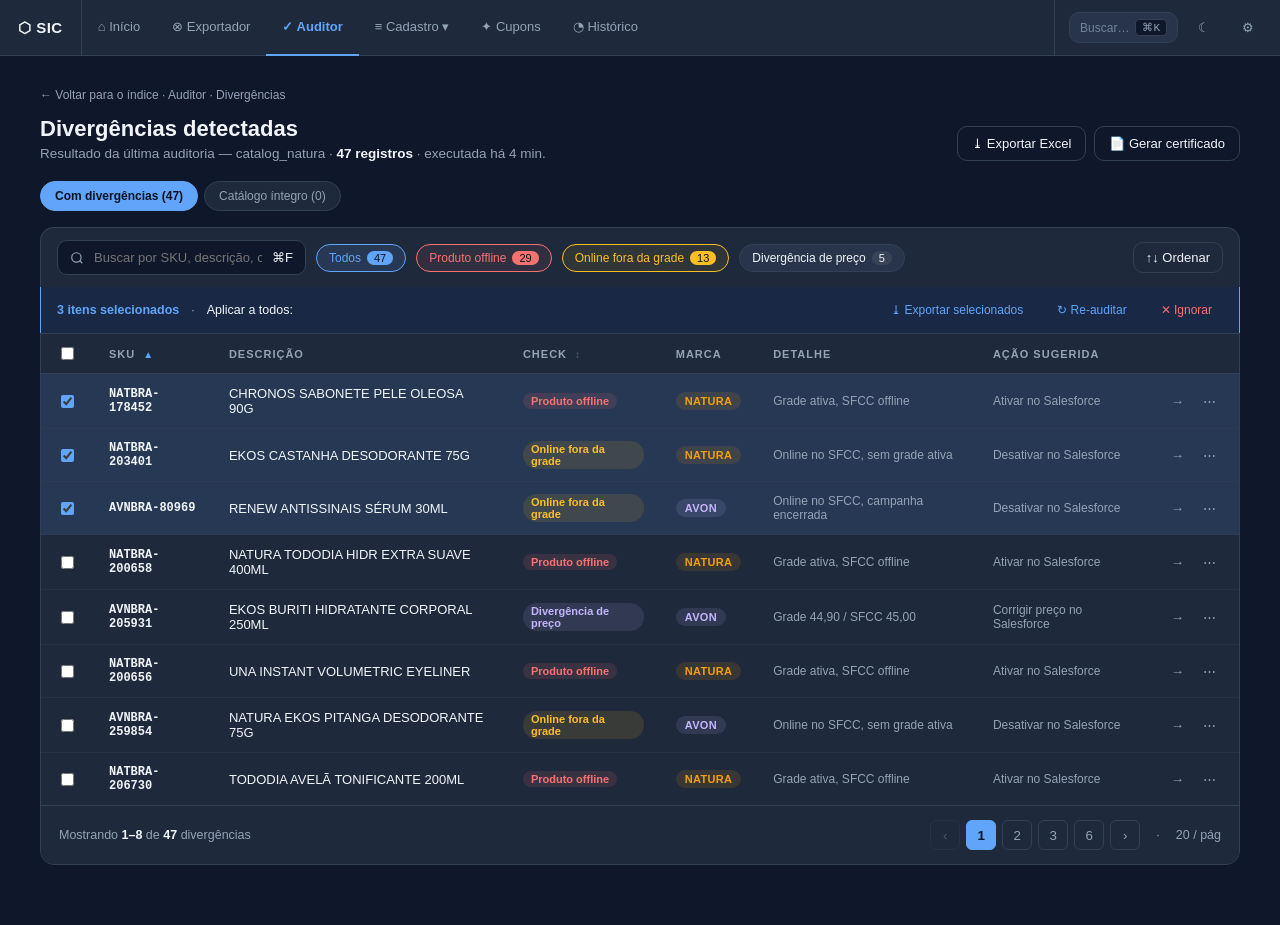
<file: mockups/03_results_table.html>
<!doctype html>
<html lang="pt-br">
<head>
  <meta charset="utf-8">
  <title>SIC — Tabela de resultados (Auditor)</title>
  <link rel="stylesheet" href="_shared.css">
  <style>
    .crumbs { font-size: 12px; color: var(--text-mut); margin-bottom: 14px; }
    .crumbs a { color: var(--text-mut); }

    .page-header {
      display: flex;
      align-items: flex-end;
      justify-content: space-between;
      gap: 24px;
      margin-bottom: 20px;
    }
    .page-header h1 {
      margin: 0 0 4px;
      font-size: 22px;
      font-weight: 700;
    }
    .page-header .subtitle { color: var(--text-mut); font-size: 13.5px; }

    .toolbar {
      display: flex;
      align-items: center;
      gap: 10px;
      padding: 12px 16px;
      background: var(--panel);
      border: 1px solid var(--border);
      border-radius: var(--r-lg) var(--r-lg) 0 0;
      border-bottom: 0;
    }
    .search-box {
      display: flex; align-items: center; gap: 8px;
      flex: 1;
      max-width: 380px;
      padding: 8px 12px;
      background: var(--bg);
      border: 1px solid var(--border);
      border-radius: var(--r-md);
    }
    .search-box svg { flex-shrink: 0; color: var(--text-mut); }
    .search-box input {
      background: transparent;
      border: 0;
      outline: 0;
      color: var(--text);
      font-size: 13px;
      flex: 1;
    }

    .filter-chip {
      display: inline-flex; align-items: center; gap: 6px;
      padding: 6px 12px;
      border-radius: 999px;
      font-size: 12px;
      font-weight: 500;
      background: var(--panel-2);
      border: 1px solid var(--border);
      cursor: pointer;
      transition: all .15s;
    }
    .filter-chip.active {
      background: var(--accent-soft);
      border-color: var(--accent);
      color: var(--accent);
    }
    .filter-chip.danger {
      background: rgba(248,113,113,.08);
      border-color: var(--danger);
      color: var(--danger);
    }
    .filter-chip.warn {
      background: rgba(251,191,36,.08);
      border-color: var(--warning);
      color: var(--warning);
    }
    .filter-chip .count {
      background: rgba(255,255,255,.08);
      border-radius: 999px;
      padding: 1px 7px;
      font-size: 11px;
    }
    .filter-chip.active .count { background: var(--accent); color: #0b1220; }
    .filter-chip.danger .count { background: var(--danger); color: #0b1220; }
    .filter-chip.warn   .count { background: var(--warning); color: #0b1220; }

    .toolbar .grow { flex: 1; }

    /* ── Bulk action bar ──────────────────────────────────── */
    .bulk-bar {
      display: flex;
      align-items: center;
      gap: 12px;
      padding: 10px 16px;
      background: var(--accent-soft);
      border-left: 1px solid var(--accent);
      border-right: 1px solid var(--accent);
      color: var(--text);
      font-size: 12.5px;
    }
    .bulk-bar .grow { flex: 1; }
    .bulk-bar strong { color: var(--accent); }

    /* ── Table ────────────────────────────────────────────── */
    .table-wrap {
      background: var(--panel);
      border: 1px solid var(--border);
      border-radius: 0 0 var(--r-lg) var(--r-lg);
      overflow: hidden;
    }
    table {
      width: 100%;
      border-collapse: collapse;
      font-size: 13px;
    }
    thead th {
      text-align: left;
      padding: 10px 16px;
      font-size: 11px;
      letter-spacing: 1px;
      font-weight: 700;
      color: var(--text-mut);
      text-transform: uppercase;
      border-bottom: 1px solid var(--border);
      background: var(--panel);
      position: sticky; top: 0;
      cursor: pointer;
      user-select: none;
    }
    thead th:hover { color: var(--text); background: var(--panel-2); }
    thead th .sort-arrow { opacity: .5; margin-left: 4px; font-size: 10px; }
    thead th.sorted .sort-arrow { color: var(--accent); opacity: 1; }
    thead th.checkbox { width: 36px; }

    tbody tr {
      border-bottom: 1px solid rgba(51, 65, 85, .4);
      transition: background .12s;
    }
    tbody tr:hover { background: var(--panel-2); }
    tbody tr.selected { background: var(--accent-soft); }
    tbody tr:last-child { border-bottom: 0; }
    tbody td {
      padding: 12px 16px;
      vertical-align: middle;
    }
    tbody td.checkbox input { accent-color: var(--accent); }
    tbody td.code {
      font-family: ui-monospace, monospace;
      font-weight: 600;
      font-size: 12px;
    }
    tbody td.action {
      text-align: right;
      white-space: nowrap;
    }
    .row-action {
      background: transparent;
      border: 1px solid transparent;
      color: var(--text-mut);
      width: 28px; height: 28px;
      border-radius: 6px;
      cursor: pointer;
      display: inline-flex; align-items: center; justify-content: center;
    }
    .row-action:hover { background: var(--panel); color: var(--text); border-color: var(--border); }

    /* ── Pagination ───────────────────────────────────────── */
    .pagination {
      display: flex;
      justify-content: space-between;
      align-items: center;
      padding: 14px 18px;
      border-top: 1px solid var(--border);
      background: var(--panel);
      font-size: 12.5px;
      color: var(--text-mut);
    }
    .page-controls { display: flex; gap: 6px; align-items: center; }
    .page-btn {
      width: 30px; height: 30px;
      border-radius: 6px;
      background: transparent;
      border: 1px solid var(--border);
      color: var(--text-mut);
      cursor: pointer;
      display: flex; align-items: center; justify-content: center;
    }
    .page-btn:hover { background: var(--panel-2); color: var(--text); }
    .page-btn.active { background: var(--accent); color: #0b1220; border-color: var(--accent); font-weight: 700; }

    .demo-toggle {
      display: flex;
      gap: 6px;
      margin-bottom: 16px;
    }
    .demo-toggle button {
      padding: 7px 14px;
      border-radius: 999px;
      background: var(--panel);
      border: 1px solid var(--border);
      color: var(--text-mut);
      font-size: 12px;
      cursor: pointer;
    }
    .demo-toggle button.active {
      background: var(--accent);
      color: #0b1220;
      border-color: var(--accent);
      font-weight: 600;
    }

    .empty-state {
      padding: 80px 30px;
      text-align: center;
    }
    .empty-state .illustration {
      width: 120px; height: 120px;
      margin: 0 auto 20px;
      border-radius: 999px;
      background: var(--panel-2);
      display: flex; align-items: center; justify-content: center;
    }
    .empty-state h3 {
      margin: 0 0 8px;
      font-size: 18px;
      font-weight: 600;
    }
    .empty-state p {
      margin: 0 auto 20px;
      max-width: 380px;
      color: var(--text-mut);
      font-size: 13.5px;
      line-height: 1.6;
    }

    /* check badge */
    .check-badge {
      display: inline-flex; align-items: center; gap: 5px;
      font-size: 11px; font-weight: 600;
      padding: 2px 8px;
      border-radius: 999px;
    }
    .check-offline  { background: rgba(248,113,113,.12); color: var(--danger); }
    .check-online   { background: rgba(251,191,36,.12);  color: var(--warning); }
    .check-preco    { background: rgba(196,181,253,.12); color: var(--avon); }
  </style>
</head>
<body>

<!-- Top nav -->
<nav class="topnav">
  <div class="logo">⬡ SIC</div>
  <div class="tabs">
    <div class="tab">⌂ Início</div>
    <div class="tab">⊗ Exportador</div>
    <div class="tab active">✓ Auditor</div>
    <div class="tab">≡ Cadastro ▾</div>
    <div class="tab">✦ Cupons</div>
    <div class="tab">◔ Histórico</div>
  </div>
  <div class="right">
    <div class="kbd-hint"><span style="opacity:.7">Buscar…</span><span class="kbd">⌘K</span></div>
    <button class="icon-btn">☾</button>
    <button class="icon-btn">⚙</button>
  </div>
</nav>

<div class="page">

  <div class="crumbs"><a href="index.html">← Voltar para o índice</a> · Auditor · Divergências</div>

  <!-- Page header -->
  <div class="page-header">
    <div>
      <h1>Divergências detectadas</h1>
      <div class="subtitle">Resultado da última auditoria — catalog_natura · <strong style="color:var(--text)">47 registros</strong> · executada há 4 min.</div>
    </div>
    <div style="display:flex;gap:8px">
      <button class="btn outline">⤓ Exportar Excel</button>
      <button class="btn outline">📄 Gerar certificado</button>
    </div>
  </div>

  <!-- Demo toggle -->
  <div class="demo-toggle">
    <button class="active">Com divergências (47)</button>
    <button onclick="document.getElementById('with-data').style.display='none';document.getElementById('empty').style.display='block';this.classList.add('active');this.previousElementSibling.classList.remove('active')">Catálogo íntegro (0)</button>
  </div>

  <div id="with-data">

    <!-- Toolbar -->
    <div class="toolbar">
      <div class="search-box">
        <svg width="14" height="14" viewBox="0 0 24 24" fill="none" stroke="currentColor" stroke-width="2"><circle cx="11" cy="11" r="8"/><path d="m21 21-4.35-4.35"/></svg>
        <input placeholder="Buscar por SKU, descrição, check…" />
        <span class="kbd">⌘F</span>
      </div>

      <div class="filter-chip active">Todos <span class="count">47</span></div>
      <div class="filter-chip danger">Produto offline <span class="count">29</span></div>
      <div class="filter-chip warn">Online fora da grade <span class="count">13</span></div>
      <div class="filter-chip">Divergência de preço <span class="count">5</span></div>

      <div class="grow"></div>

      <button class="btn outline" style="padding:7px 12px">↑↓ Ordenar</button>
    </div>

    <!-- Bulk action bar -->
    <div class="bulk-bar">
      <strong>3 itens selecionados</strong>
      <span style="opacity:.6">·</span>
      <span>Aplicar a todos:</span>
      <div class="grow"></div>
      <button class="btn ghost" style="padding:5px 10px;font-size:12px">⤓ Exportar selecionados</button>
      <button class="btn ghost" style="padding:5px 10px;font-size:12px">↻ Re-auditar</button>
      <button class="btn ghost" style="padding:5px 10px;font-size:12px;color:var(--danger)">✕ Ignorar</button>
    </div>

    <!-- Table -->
    <div class="table-wrap">
      <table>
        <thead>
          <tr>
            <th class="checkbox"><input type="checkbox" /></th>
            <th class="sorted">SKU <span class="sort-arrow">▲</span></th>
            <th>Descrição</th>
            <th>Check <span class="sort-arrow">↕</span></th>
            <th>Marca</th>
            <th>Detalhe</th>
            <th>Ação sugerida</th>
            <th></th>
          </tr>
        </thead>
        <tbody>

          <tr class="selected">
            <td class="checkbox"><input type="checkbox" checked /></td>
            <td class="code">NATBRA-178452</td>
            <td>CHRONOS SABONETE PELE OLEOSA 90G</td>
            <td><span class="check-badge check-offline">Produto offline</span></td>
            <td><span class="pill" style="background:rgba(245,158,11,.12);color:var(--natura);font-size:11px">Natura</span></td>
            <td class="muted" style="font-size:12px">Grade ativa, SFCC offline</td>
            <td class="muted" style="font-size:12px">Ativar no Salesforce</td>
            <td class="action">
              <button class="row-action">→</button>
              <button class="row-action">⋯</button>
            </td>
          </tr>

          <tr class="selected">
            <td class="checkbox"><input type="checkbox" checked /></td>
            <td class="code">NATBRA-203401</td>
            <td>EKOS CASTANHA DESODORANTE 75G</td>
            <td><span class="check-badge check-online">Online fora da grade</span></td>
            <td><span class="pill" style="background:rgba(245,158,11,.12);color:var(--natura);font-size:11px">Natura</span></td>
            <td class="muted" style="font-size:12px">Online no SFCC, sem grade ativa</td>
            <td class="muted" style="font-size:12px">Desativar no Salesforce</td>
            <td class="action">
              <button class="row-action">→</button>
              <button class="row-action">⋯</button>
            </td>
          </tr>

          <tr class="selected">
            <td class="checkbox"><input type="checkbox" checked /></td>
            <td class="code">AVNBRA-80969</td>
            <td>RENEW ANTISSINAIS SÉRUM 30ML</td>
            <td><span class="check-badge check-online">Online fora da grade</span></td>
            <td><span class="pill" style="background:rgba(196,181,253,.12);color:var(--avon);font-size:11px">Avon</span></td>
            <td class="muted" style="font-size:12px">Online no SFCC, campanha encerrada</td>
            <td class="muted" style="font-size:12px">Desativar no Salesforce</td>
            <td class="action">
              <button class="row-action">→</button>
              <button class="row-action">⋯</button>
            </td>
          </tr>

          <tr>
            <td class="checkbox"><input type="checkbox" /></td>
            <td class="code">NATBRA-200658</td>
            <td>NATURA TODODIA HIDR EXTRA SUAVE 400ML</td>
            <td><span class="check-badge check-offline">Produto offline</span></td>
            <td><span class="pill" style="background:rgba(245,158,11,.12);color:var(--natura);font-size:11px">Natura</span></td>
            <td class="muted" style="font-size:12px">Grade ativa, SFCC offline</td>
            <td class="muted" style="font-size:12px">Ativar no Salesforce</td>
            <td class="action">
              <button class="row-action">→</button>
              <button class="row-action">⋯</button>
            </td>
          </tr>

          <tr>
            <td class="checkbox"><input type="checkbox" /></td>
            <td class="code">AVNBRA-205931</td>
            <td>EKOS BURITI HIDRATANTE CORPORAL 250ML</td>
            <td><span class="check-badge check-preco">Divergência de preço</span></td>
            <td><span class="pill" style="background:rgba(196,181,253,.12);color:var(--avon);font-size:11px">Avon</span></td>
            <td class="muted" style="font-size:12px">Grade 44,90 / SFCC 45,00</td>
            <td class="muted" style="font-size:12px">Corrigir preço no Salesforce</td>
            <td class="action">
              <button class="row-action">→</button>
              <button class="row-action">⋯</button>
            </td>
          </tr>

          <tr>
            <td class="checkbox"><input type="checkbox" /></td>
            <td class="code">NATBRA-200656</td>
            <td>UNA INSTANT VOLUMETRIC EYELINER</td>
            <td><span class="check-badge check-offline">Produto offline</span></td>
            <td><span class="pill" style="background:rgba(245,158,11,.12);color:var(--natura);font-size:11px">Natura</span></td>
            <td class="muted" style="font-size:12px">Grade ativa, SFCC offline</td>
            <td class="muted" style="font-size:12px">Ativar no Salesforce</td>
            <td class="action">
              <button class="row-action">→</button>
              <button class="row-action">⋯</button>
            </td>
          </tr>

          <tr>
            <td class="checkbox"><input type="checkbox" /></td>
            <td class="code">AVNBRA-259854</td>
            <td>NATURA EKOS PITANGA DESODORANTE 75G</td>
            <td><span class="check-badge check-online">Online fora da grade</span></td>
            <td><span class="pill" style="background:rgba(196,181,253,.12);color:var(--avon);font-size:11px">Avon</span></td>
            <td class="muted" style="font-size:12px">Online no SFCC, sem grade ativa</td>
            <td class="muted" style="font-size:12px">Desativar no Salesforce</td>
            <td class="action">
              <button class="row-action">→</button>
              <button class="row-action">⋯</button>
            </td>
          </tr>

          <tr>
            <td class="checkbox"><input type="checkbox" /></td>
            <td class="code">NATBRA-206730</td>
            <td>TODODIA AVELÃ TONIFICANTE 200ML</td>
            <td><span class="check-badge check-offline">Produto offline</span></td>
            <td><span class="pill" style="background:rgba(245,158,11,.12);color:var(--natura);font-size:11px">Natura</span></td>
            <td class="muted" style="font-size:12px">Grade ativa, SFCC offline</td>
            <td class="muted" style="font-size:12px">Ativar no Salesforce</td>
            <td class="action">
              <button class="row-action">→</button>
              <button class="row-action">⋯</button>
            </td>
          </tr>

        </tbody>
      </table>

      <!-- Pagination -->
      <div class="pagination">
        <span>Mostrando <strong style="color:var(--text)">1–8</strong> de <strong style="color:var(--text)">47</strong> divergências</span>
        <div class="page-controls">
          <button class="page-btn" disabled style="opacity:.4">‹</button>
          <button class="page-btn active">1</button>
          <button class="page-btn">2</button>
          <button class="page-btn">3</button>
          <button class="page-btn">6</button>
          <button class="page-btn">›</button>
          <span style="margin:0 10px">·</span>
          <span>20 / pág</span>
        </div>
      </div>
    </div>

  </div>

  <!-- Empty state (toggle) -->
  <div id="empty" style="display:none">
    <div class="card flat" style="padding:0">
      <div class="empty-state">
        <div class="illustration">
          <svg width="56" height="56" viewBox="0 0 24 24" fill="none" stroke="currentColor" stroke-width="1.5" style="color:var(--success)">
            <path d="M22 11.08V12a10 10 0 1 1-5.93-9.14"/>
            <polyline points="22 4 12 14.01 9 11.01"/>
          </svg>
        </div>
        <h3>Catálogo 100% consistente 🎉</h3>
        <p>Todos os 13 checks passaram sem divergências. O catálogo está perfeitamente sincronizado com o Salesforce.</p>
        <button class="btn primary">📄 Gerar certificado de auditoria</button>
      </div>
    </div>
  </div>

</div>

</body>
</html>
</file>
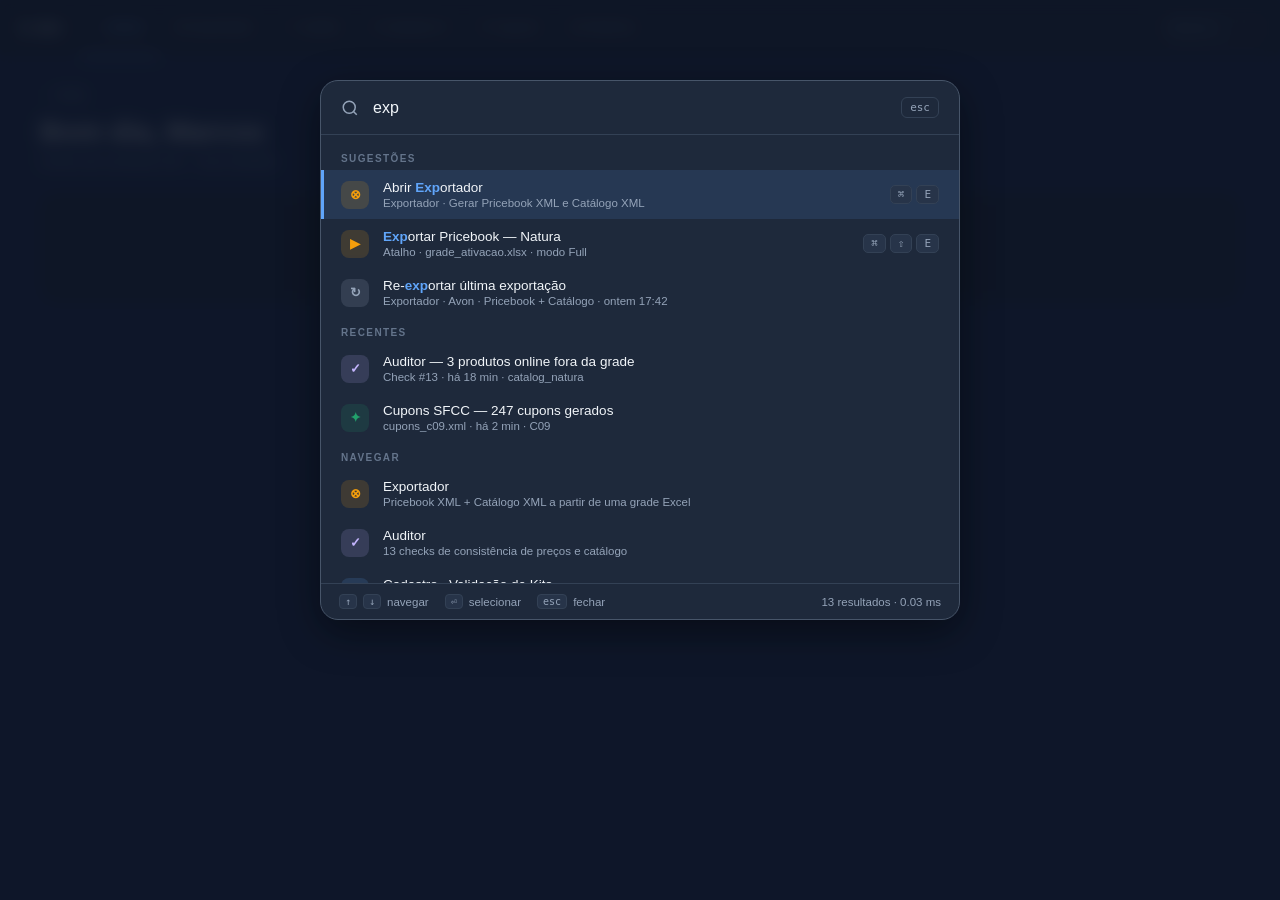
<file: mockups/04_command_palette.html>
<!doctype html>
<html lang="pt-br">
<head>
  <meta charset="utf-8">
  <title>SIC — Command Palette</title>
  <link rel="stylesheet" href="_shared.css">
  <style>
    /* simulated background page */
    .bg-page {
      filter: blur(2px) brightness(.5);
      pointer-events: none;
      user-select: none;
    }
    .bg-page .crumbs { font-size: 12px; color: var(--text-mut); margin-bottom: 14px; }
    .bg-page .greeting h1 { font-size: 28px; font-weight: 800; margin: 0; }
    .bg-page .kpi-grid {
      display: grid;
      grid-template-columns: repeat(4, 1fr);
      gap: 16px;
      margin: 24px 0;
    }
    .bg-page .kpi {
      background: var(--panel);
      border: 1px solid var(--border);
      border-radius: var(--r-lg);
      padding: 18px;
      height: 110px;
    }

    /* overlay */
    .overlay {
      position: fixed;
      inset: 0;
      background: rgba(15, 23, 42, .7);
      backdrop-filter: blur(8px);
      z-index: 1000;
      display: flex;
      align-items: flex-start;
      justify-content: center;
      padding-top: 80px;
    }

    .palette {
      width: 100%;
      max-width: 640px;
      background: var(--panel);
      border: 1px solid var(--border-2);
      border-radius: var(--r-xl);
      box-shadow: var(--shadow-lg);
      overflow: hidden;
      display: flex;
      flex-direction: column;
      max-height: 540px;
    }

    .palette-search {
      display: flex;
      align-items: center;
      gap: 12px;
      padding: 16px 20px;
      border-bottom: 1px solid var(--border);
    }
    .palette-search svg { color: var(--text-mut); flex-shrink: 0; }
    .palette-search input {
      background: transparent;
      border: 0;
      outline: 0;
      color: var(--text);
      font-size: 16px;
      flex: 1;
      font-weight: 400;
    }
    .palette-search input::placeholder { color: var(--text-dim); }
    .palette-search .esc {
      padding: 3px 8px;
      border: 1px solid var(--border);
      border-radius: 6px;
      font-size: 11px;
      color: var(--text-mut);
      font-family: ui-monospace, monospace;
    }

    .palette-body {
      flex: 1;
      overflow-y: auto;
      padding: 8px 0;
    }

    .group-label {
      padding: 10px 20px 6px;
      font-size: 10px;
      font-weight: 700;
      letter-spacing: 1.4px;
      color: var(--text-dim);
      text-transform: uppercase;
    }

    .cmd-row {
      display: flex;
      align-items: center;
      gap: 14px;
      padding: 10px 20px;
      cursor: pointer;
      transition: background .1s;
    }
    .cmd-row:hover { background: var(--panel-2); }
    .cmd-row.active {
      background: var(--accent-soft);
      border-left: 3px solid var(--accent);
      padding-left: 17px;
    }

    .cmd-icon {
      width: 28px; height: 28px;
      border-radius: 8px;
      display: flex; align-items: center; justify-content: center;
      font-size: 13px;
      font-weight: 700;
      flex-shrink: 0;
    }
    .cmd-info { flex: 1; min-width: 0; }
    .cmd-title {
      font-size: 13.5px;
      font-weight: 500;
      color: var(--text);
    }
    .cmd-title .hl { color: var(--accent); font-weight: 700; }
    .cmd-meta {
      font-size: 11.5px;
      color: var(--text-mut);
      margin-top: 2px;
    }

    .cmd-shortcut {
      display: flex; gap: 4px;
      flex-shrink: 0;
    }
    .cmd-shortcut .kbd {
      font-family: ui-monospace, monospace;
      font-size: 11px;
      padding: 2px 7px;
      background: var(--panel-2);
      border: 1px solid var(--border);
      border-radius: 5px;
      color: var(--text-mut);
    }

    .palette-footer {
      display: flex;
      justify-content: space-between;
      align-items: center;
      padding: 10px 18px;
      border-top: 1px solid var(--border);
      font-size: 11.5px;
      color: var(--text-mut);
    }
    .palette-footer .legend {
      display: flex; gap: 16px;
    }
    .palette-footer .legend-item {
      display: flex; align-items: center; gap: 6px;
    }
    .palette-footer .legend-item .kbd {
      font-family: ui-monospace, monospace;
      font-size: 10px;
      padding: 1px 5px;
      background: var(--panel-2);
      border: 1px solid var(--border);
      border-radius: 4px;
    }

    /* Module color accents */
    .clr-exp { background: rgba(245,158,11,.15);  color: var(--natura); }
    .clr-aud { background: rgba(196,181,253,.15); color: var(--avon); }
    .clr-cad { background: rgba(96,165,250,.15);  color: var(--accent); }
    .clr-cup { background: rgba(34,160,107,.15);  color: #22a06b; }
    .clr-his { background: rgba(148,163,184,.18); color: var(--text-mut); }
    .clr-set { background: rgba(74,222,128,.15);  color: var(--success); }
  </style>
</head>
<body>

<!-- Top nav (still visible behind overlay) -->
<nav class="topnav bg-page">
  <div class="logo">⬡ SIC</div>
  <div class="tabs">
    <div class="tab active">⌂ Início</div>
    <div class="tab">⊗ Exportador</div>
    <div class="tab">✓ Auditor</div>
    <div class="tab">≡ Cadastro ▾</div>
    <div class="tab">✦ Cupons</div>
    <div class="tab">◔ Histórico</div>
  </div>
  <div class="right">
    <div class="kbd-hint"><span style="opacity:.7">Buscar…</span><span class="kbd">⌘K</span></div>
  </div>
</nav>

<!-- Background page (blurred) -->
<div class="page bg-page">
  <div class="crumbs">← Voltar</div>
  <div class="greeting"><h1>Bom dia, Marcos</h1></div>
  <div style="color:var(--text-mut);font-size:13.5px;margin:6px 0 24px">Centro de comando SIC · Ciclo 202609</div>
  <div class="kpi-grid">
    <div class="kpi"></div><div class="kpi"></div><div class="kpi"></div><div class="kpi"></div>
  </div>
</div>

<!-- Overlay with palette -->
<div class="overlay">
  <div class="palette">

    <!-- Search -->
    <div class="palette-search">
      <svg width="18" height="18" viewBox="0 0 24 24" fill="none" stroke="currentColor" stroke-width="2"><circle cx="11" cy="11" r="8"/><path d="m21 21-4.35-4.35"/></svg>
      <input value="exp" placeholder="O que você quer fazer? (ex: exportar, auditar, gerar cupons…)" />
      <span class="esc">esc</span>
    </div>

    <!-- Body -->
    <div class="palette-body">

      <div class="group-label">Sugestões</div>

      <div class="cmd-row active">
        <div class="cmd-icon clr-exp">⊗</div>
        <div class="cmd-info">
          <div class="cmd-title">Abrir <span class="hl">Exp</span>ortador</div>
          <div class="cmd-meta">Exportador · Gerar Pricebook XML e Catálogo XML</div>
        </div>
        <div class="cmd-shortcut">
          <span class="kbd">⌘</span><span class="kbd">E</span>
        </div>
      </div>

      <div class="cmd-row">
        <div class="cmd-icon clr-exp">▶</div>
        <div class="cmd-info">
          <div class="cmd-title"><span class="hl">Exp</span>ortar Pricebook — Natura</div>
          <div class="cmd-meta">Atalho · grade_ativacao.xlsx · modo Full</div>
        </div>
        <div class="cmd-shortcut">
          <span class="kbd">⌘</span><span class="kbd">⇧</span><span class="kbd">E</span>
        </div>
      </div>

      <div class="cmd-row">
        <div class="cmd-icon clr-his">↻</div>
        <div class="cmd-info">
          <div class="cmd-title">Re-<span class="hl">exp</span>ortar última exportação</div>
          <div class="cmd-meta">Exportador · Avon · Pricebook + Catálogo · ontem 17:42</div>
        </div>
      </div>

      <div class="group-label">Recentes</div>

      <div class="cmd-row">
        <div class="cmd-icon clr-aud">✓</div>
        <div class="cmd-info">
          <div class="cmd-title">Auditor — 3 produtos online fora da grade</div>
          <div class="cmd-meta">Check #13 · há 18 min · catalog_natura</div>
        </div>
      </div>

      <div class="cmd-row">
        <div class="cmd-icon clr-cup">✦</div>
        <div class="cmd-info">
          <div class="cmd-title">Cupons SFCC — 247 cupons gerados</div>
          <div class="cmd-meta">cupons_c09.xml · há 2 min · C09</div>
        </div>
      </div>

      <div class="group-label">Navegar</div>

      <div class="cmd-row">
        <div class="cmd-icon clr-exp">⊗</div>
        <div class="cmd-info">
          <div class="cmd-title">Exportador</div>
          <div class="cmd-meta">Pricebook XML + Catálogo XML a partir de uma grade Excel</div>
        </div>
      </div>

      <div class="cmd-row">
        <div class="cmd-icon clr-aud">✓</div>
        <div class="cmd-info">
          <div class="cmd-title">Auditor</div>
          <div class="cmd-meta">13 checks de consistência de preços e catálogo</div>
        </div>
      </div>

      <div class="cmd-row">
        <div class="cmd-icon clr-cad">≡</div>
        <div class="cmd-info">
          <div class="cmd-title">Cadastro · Validação de Kits</div>
          <div class="cmd-meta">Cruza XMLs Salesforce com planilhas de controle</div>
        </div>
      </div>

      <div class="cmd-row">
        <div class="cmd-icon clr-cup">✦</div>
        <div class="cmd-info">
          <div class="cmd-title">Cupons SFCC</div>
          <div class="cmd-meta">Consolida listas e gera XML para importação no Salesforce</div>
        </div>
        <div class="cmd-shortcut">
          <span class="kbd">⌘</span><span class="kbd">U</span>
        </div>
      </div>

      <div class="cmd-row">
        <div class="cmd-icon clr-set">⚙</div>
        <div class="cmd-info">
          <div class="cmd-title">Configurações</div>
          <div class="cmd-meta">Tema, fonte, integração</div>
        </div>
        <div class="cmd-shortcut">
          <span class="kbd">⌘</span><span class="kbd">,</span>
        </div>
      </div>

      <div class="group-label">Ações</div>

      <div class="cmd-row">
        <div class="cmd-icon clr-his">⤓</div>
        <div class="cmd-info">
          <div class="cmd-title">Exportar último resultado</div>
          <div class="cmd-meta">Auditor · 47 divergências · Excel ou CSV</div>
        </div>
      </div>

      <div class="cmd-row">
        <div class="cmd-icon clr-cup">✦</div>
        <div class="cmd-info">
          <div class="cmd-title">Gerar cupons do ciclo atual</div>
          <div class="cmd-meta">Cupons · C09 · consolidar listas carregadas</div>
        </div>
      </div>

      <div class="cmd-row">
        <div class="cmd-icon clr-set">☾</div>
        <div class="cmd-info">
          <div class="cmd-title">Alternar tema (Claro/Escuro)</div>
          <div class="cmd-meta">Atualmente: Escuro</div>
        </div>
        <div class="cmd-shortcut">
          <span class="kbd">⌘</span><span class="kbd">T</span>
        </div>
      </div>

    </div>

    <!-- Footer -->
    <div class="palette-footer">
      <div class="legend">
        <div class="legend-item"><span class="kbd">↑</span><span class="kbd">↓</span> navegar</div>
        <div class="legend-item"><span class="kbd">⏎</span> selecionar</div>
        <div class="legend-item"><span class="kbd">esc</span> fechar</div>
      </div>
      <div>13 resultados · 0.03 ms</div>
    </div>

  </div>
</div>

</body>
</html>
</file>
<file: mockups/_shared.css>
/* ────────────────────────────────────────────────────────────
   SIC Redesign — Shared design tokens
   Fiel ao qss_dark.py
   ──────────────────────────────────────────────────────────── */
:root {
  --bg:        #0f172a;
  --panel:    #1e293b;
  --panel-2:   #273449;
  --border:    #334155;
  --border-2:  #475569;
  --text:      #f1f5f9;
  --text-mut:  #94a3b8;
  --text-dim:  #64748b;

  --accent:        #60a5fa;
  --accent-soft:   rgba(96, 165, 250, 0.12);
  --natura:        #f59e0b;
  --avon:          #c4b5fd;
  --success:       #4ade80;
  --warning:       #fbbf24;
  --danger:        #f87171;
  --info:          #38bdf8;

  --r-sm: 6px;
  --r-md: 10px;
  --r-lg: 14px;
  --r-xl: 18px;

  --shadow-sm: 0 1px 2px rgba(0,0,0,.4);
  --shadow-md: 0 4px 16px rgba(0,0,0,.35);
  --shadow-lg: 0 12px 40px rgba(0,0,0,.45);

  --space-1: 4px;
  --space-2: 8px;
  --space-3: 12px;
  --space-4: 16px;
  --space-5: 24px;
  --space-6: 32px;
  --space-7: 48px;
}

* { box-sizing: border-box; }

html, body {
  margin: 0;
  padding: 0;
  font-family: "Helvetica Neue", "Segoe UI", Arial, sans-serif;
  font-size: 13px;
  background: var(--bg);
  color: var(--text);
  -webkit-font-smoothing: antialiased;
}

a { color: var(--accent); text-decoration: none; }
a:hover { text-decoration: underline; }

/* ── Top nav ─────────────────────────────────────────────── */
.topnav {
  display: flex;
  align-items: center;
  height: 56px;
  background: var(--panel);
  border-bottom: 1px solid var(--border);
  position: sticky;
  top: 0;
  z-index: 50;
}
.topnav .logo {
  padding: 0 18px;
  font-weight: 700;
  font-size: 15px;
  border-right: 1px solid var(--border);
  height: 100%;
  display: flex;
  align-items: center;
  gap: 8px;
  letter-spacing: .5px;
}
.topnav .tabs {
  display: flex;
  flex: 1;
}
.topnav .tab {
  height: 56px;
  padding: 0 16px;
  display: flex;
  align-items: center;
  gap: 8px;
  color: var(--text-mut);
  font-weight: 400;
  border-bottom: 2px solid transparent;
  cursor: pointer;
  transition: all .12s;
  font-size: 13px;
}
.topnav .tab:hover { background: var(--panel-2); color: var(--text); }
.topnav .tab.active {
  color: var(--accent);
  font-weight: 600;
  border-bottom: 2px solid var(--accent);
}
.topnav .right {
  display: flex;
  align-items: center;
  gap: 8px;
  padding: 0 14px;
  border-left: 1px solid var(--border);
  height: 100%;
}
.topnav .icon-btn {
  width: 36px; height: 36px;
  border-radius: var(--r-md);
  background: transparent;
  border: 1px solid transparent;
  color: var(--text-mut);
  display: flex; align-items: center; justify-content: center;
  cursor: pointer;
  transition: all .15s;
}
.topnav .icon-btn:hover { background: var(--panel-2); color: var(--text); }
.topnav .kbd-hint {
  display: flex; align-items: center; gap: 6px;
  padding: 6px 10px;
  background: var(--panel-2);
  border: 1px solid var(--border);
  border-radius: var(--r-md);
  color: var(--text-mut);
  font-size: 12px;
  cursor: pointer;
  transition: all .15s;
}
.topnav .kbd-hint:hover { border-color: var(--accent); color: var(--text); }
.topnav .kbd { font-family: ui-monospace, monospace; font-size: 11px; padding: 1px 6px; background: var(--bg); border-radius: 4px; border: 1px solid var(--border); }

/* ── Page wrapper ──────────────────────────────────────────── */
.page {
  max-width: 1400px;
  margin: 0 auto;
  padding: 32px 40px 60px;
}

/* ── Cards ─────────────────────────────────────────────────── */
.card {
  background: var(--panel);
  border: 1px solid var(--border);
  border-radius: var(--r-lg);
  padding: 20px;
}
.card.flat { border-radius: var(--r-md); }
.card.accent-natura  { border-left: 3px solid var(--natura); }
.card.accent-avon    { border-left: 3px solid var(--avon); }
.card.accent-blue    { border-left: 3px solid var(--accent); }
.card.accent-success { border-left: 3px solid var(--success); }

/* ── Buttons ─────────────────────────────────────────────── */
.btn {
  display: inline-flex;
  align-items: center;
  gap: 8px;
  padding: 9px 14px;
  border-radius: var(--r-md);
  font-size: 13px;
  font-weight: 500;
  border: 1px solid transparent;
  cursor: pointer;
  transition: all .15s;
  background: transparent;
  color: var(--text);
}
.btn:hover { background: var(--panel-2); }
.btn.primary {
  background: var(--accent);
  color: #0b1220;
  font-weight: 600;
}
.btn.primary:hover { background: #4f93e8; }
.btn.ghost {
  color: var(--accent);
  border-color: transparent;
}
.btn.ghost:hover { background: var(--accent-soft); }
.btn.outline {
  border-color: var(--border);
  color: var(--text);
}
.btn.outline:hover { border-color: var(--border-2); background: var(--panel-2); }

/* ── Pills / Badges ────────────────────────────────────────── */
.pill {
  display: inline-flex; align-items: center; gap: 6px;
  padding: 3px 9px;
  border-radius: 999px;
  font-size: 11px;
  font-weight: 600;
  letter-spacing: .3px;
  text-transform: uppercase;
}
.pill.success { background: rgba(74, 222, 128, .12); color: var(--success); }
.pill.danger  { background: rgba(248, 113, 113, .12); color: var(--danger); }
.pill.warning { background: rgba(251, 191, 36, .12); color: var(--warning); }
.pill.info    { background: rgba(56, 189, 248, .12); color: var(--info); }
.pill.muted   { background: var(--panel-2); color: var(--text-mut); }

/* ── Section title ────────────────────────────────────────── */
.section-title {
  display: flex;
  align-items: center;
  justify-content: space-between;
  margin: 32px 0 14px;
}
.section-title h3 {
  margin: 0;
  font-size: 11px;
  letter-spacing: 1.6px;
  font-weight: 700;
  color: var(--text-mut);
  text-transform: uppercase;
}

.muted { color: var(--text-mut); }
.dim   { color: var(--text-dim); }

/* ── Pulse dot ─────────────────────────────────────────────── */
.pulse-dot {
  width: 8px; height: 8px;
  background: var(--success);
  border-radius: 999px;
  position: relative;
  display: inline-block;
}
.pulse-dot::after {
  content: "";
  position: absolute;
  inset: -3px;
  border-radius: 999px;
  background: var(--success);
  opacity: .35;
  animation: pulse 1.8s infinite;
}
@keyframes pulse {
  0%   { transform: scale(.8); opacity: .5; }
  70%  { transform: scale(1.8); opacity: 0; }
  100% { transform: scale(.8); opacity: 0; }
}
</file>
